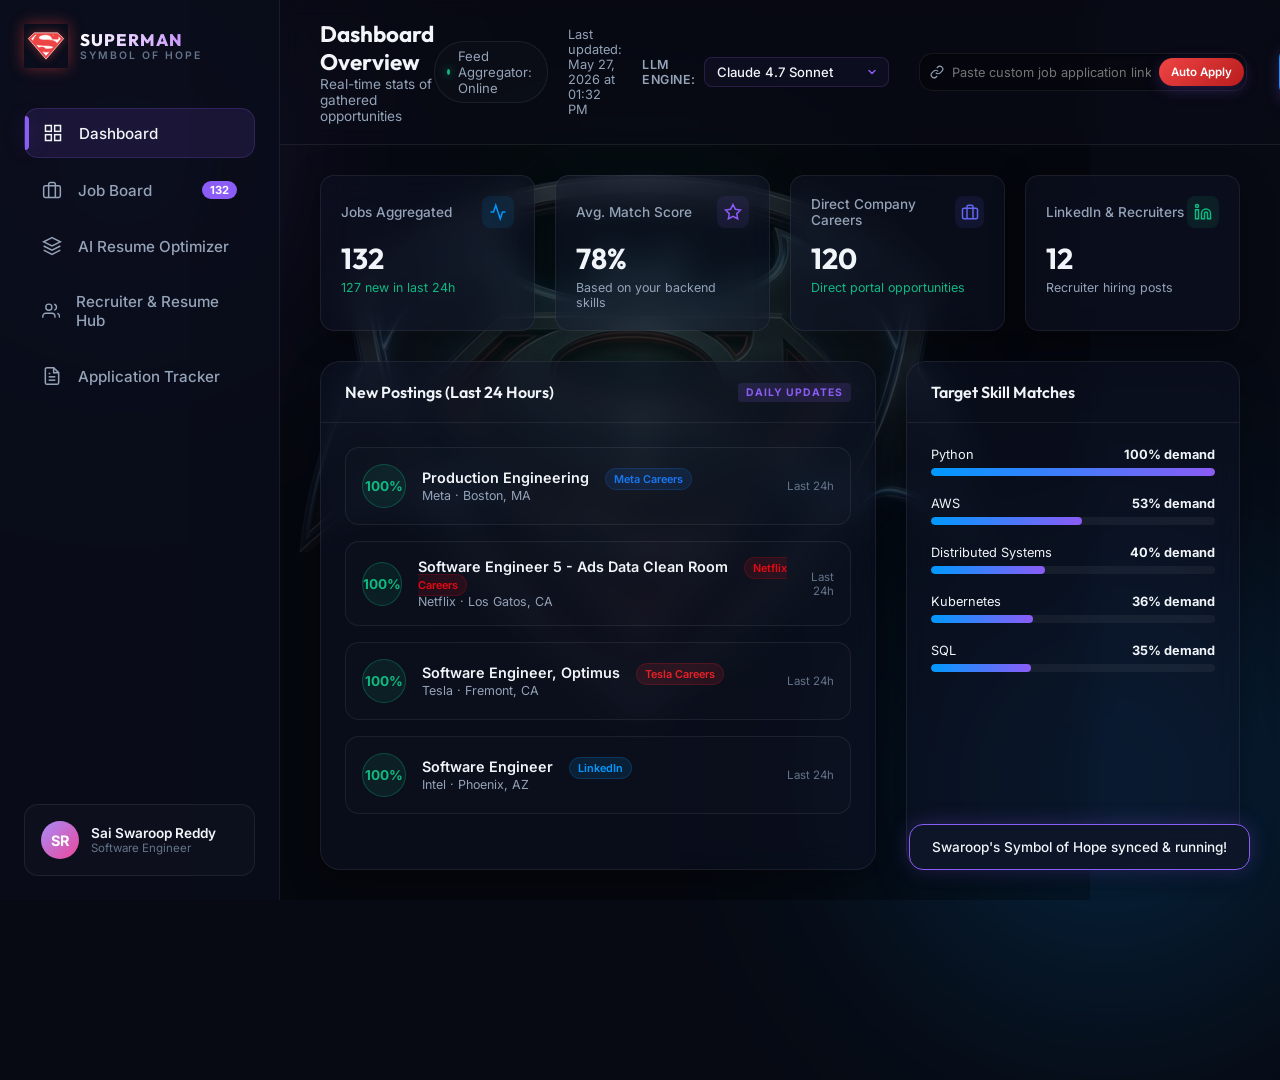
<file: index.html>
<!DOCTYPE html>
<html lang="en">
<head>
    <meta charset="UTF-8">
    <meta name="viewport" content="width=device-width, initial-scale=1.0">
    <title>Sai Swaroop Reddy - Superman: Symbol of Hope & Job Aggregator</title>
    <!-- Google Fonts -->
    <link rel="preconnect" href="https://fonts.googleapis.com">
    <link rel="preconnect" href="https://fonts.gstatic.com" crossorigin>
    <link href="https://fonts.googleapis.com/css2?family=Inter:wght@300;400;500;600;700&family=Outfit:wght@400;500;600;700;800&display=swap" rel="stylesheet">
    <!-- CSS Stylesheet -->
    <link rel="stylesheet" href="styles.css">
</head>
<body>
    <!-- Background Animated Blobs -->
    <div class="bg-glow blob-1"></div>
    <div class="bg-glow blob-2"></div>
    <div class="bg-glow blob-3"></div>
    
    <!-- Batman vs. Superman Watermark -->
    <div class="bg-watermark"></div>

    <div class="app-container">
        <!-- Sidebar Navigation -->
        <aside class="sidebar">
            <div class="brand">
                <div class="logo-icon">
                    <svg viewBox="0 0 720 540" fill="none">
                        <polygon id="red_shield" fill="#ef4444" stroke="#ffffff" stroke-width="12" points="360.001,519.846 25,129.4 138.287,20.154 581.744,20.154 695,129.4 "/>
                        <path id="bottom_inside" fill="#ffffff" stroke="#ef4444" stroke-width="12" d="M195.46,275.056l-29.119-34.433 c152.031,27.751,287.421,14.182,325.163,39.96c7.986,6.224,6.225,15.483,0.244,23.896c-21.104,25.564-75.211,22.377-139.187,21.343 c-23.047-39.653-97.193-46.333-128.742-17.276l-28.359-33.519V275.056z"/>
                        <path id="top_x0020_left" fill="#ffffff" stroke="#ef4444" stroke-width="12" d="M114.359,93.997l40.201-39.076h38.926 c-39.715,31.789-67.589,75.635-79.794,123.486l-38.896-45.97l39.535-38.44H114.359z"/>
                        <path id="bottom" fill="#ffffff" stroke="#ef4444" stroke-width="12" d="M280.357,371.702l79.644,92.729l76.272-88.783 C397.56,384.727,354.534,389.22,280.357,371.702z"/>
                        <path id="top_right" fill="#ffffff" stroke="#ef4444" stroke-width="12" d="M477.08,54.891h33.736 c0.727,12.327-5.225,20.252-8.926,24.169C494.055,67.946,481.635,57.502,477.08,54.891z"/>
                        <path id="top_inside" fill="#ffffff" stroke="#ef4444" stroke-width="12" d="M569.873,222.526l75.299-90.089L590.58,78.421 v60.788H477.813c-2.584-58.784-62.127-84.046-131.415-83.258c-63.672,0.73-116.808,16.763-121.787,52.196 c-4.858,20.009,17.186,53.743,150.632,47.002C481.453,152.813,546.553,176.131,569.873,222.526z"/>
                    </svg>
                </div>
                <div class="brand-text">
                    <h1>SUPERMAN</h1>
                    <span>SYMBOL OF HOPE</span>
                </div>
            </div>

            <nav class="nav-menu">
                <button class="nav-item active" data-tab="dashboard" id="nav-dashboard">
                    <svg viewBox="0 0 24 24" fill="none" stroke="currentColor" stroke-width="2">
                        <rect x="3" y="3" width="7" height="7"></rect>
                        <rect x="14" y="3" width="7" height="7"></rect>
                        <rect x="14" y="14" width="7" height="7"></rect>
                        <rect x="3" y="14" width="7" height="7"></rect>
                    </svg>
                    <span>Dashboard</span>
                </button>
                <button class="nav-item" data-tab="jobs" id="nav-jobs">
                    <svg viewBox="0 0 24 24" fill="none" stroke="currentColor" stroke-width="2">
                        <rect x="2" y="7" width="20" height="14" rx="2" ry="2"></rect>
                        <path d="M16 21V5a2 2 0 0 0-2-2h-4a2 2 0 0 0-2 2v16"></path>
                    </svg>
                    <span>Job Board</span>
                    <span class="badge" id="job-count-badge">0</span>
                </button>
                <button class="nav-item" data-tab="claude" id="nav-claude">
                    <svg viewBox="0 0 24 24" fill="none" stroke="currentColor" stroke-width="2">
                        <polygon points="12 2 2 7 12 12 22 7 12 2"></polygon>
                        <polyline points="2 17 12 22 22 17"></polyline>
                        <polyline points="2 12 12 17 22 12"></polyline>
                    </svg>
                    <span>AI Resume Optimizer</span>
                </button>
                <button class="nav-item" data-tab="recruiter-hub" id="nav-recruiter-hub">
                    <svg viewBox="0 0 24 24" fill="none" stroke="currentColor" stroke-width="2">
                        <path d="M17 21v-2a4 4 0 0 0-4-4H5a4 4 0 0 0-4 4v2"></path>
                        <circle cx="9" cy="7" r="4"></circle>
                        <path d="M23 21v-2a4 4 0 0 0-3-3.87"></path>
                        <path d="M16 3.13a4 4 0 0 1 0 7.75"></path>
                    </svg>
                    <span>Recruiter & Resume Hub</span>
                </button>
                <button class="nav-item" data-tab="tracker" id="nav-tracker">
                    <svg viewBox="0 0 24 24" fill="none" stroke="currentColor" stroke-width="2">
                        <path d="M14 2H6a2 2 0 0 0-2 2v16a2 2 0 0 0 2 2h12a2 2 0 0 0 2-2V8z"></path>
                        <polyline points="14 2 14 8 20 8"></polyline>
                        <line x1="16" y1="13" x2="8" y2="13"></line>
                        <line x1="16" y1="17" x2="8" y2="17"></line>
                        <polyline points="10 9 9 9 8 9"></polyline>
                    </svg>
                    <span>Application Tracker</span>
                </button>

            </nav>

            <!-- User Context Profile Summary -->
            <div class="user-profile-widget">
                <div class="user-avatar">SR</div>
                <div class="user-info">
                    <h4>Sai Swaroop Reddy</h4>
                    <p>Software Engineer</p>
                </div>
            </div>
        </aside>

        <!-- Main Body -->
        <main class="main-content">
            <!-- Top Utility Bar -->
            <header class="top-bar">
                <div class="page-title">
                    <h2 id="current-tab-title">Dashboard Overview</h2>
                    <p id="current-tab-subtitle">Real-time stats of gathered opportunities</p>
                </div>
                <div class="system-meta">
                    <div class="status-indicator">
                        <span class="pulse-dot green"></span>
                        <span>Feed Aggregator: Online</span>
                    </div>
                    <span id="lbl-last-updated" style="font-size: 0.8rem; color: var(--text-secondary);">Last updated: Loading...</span>
                    <div class="llm-selector-wrapper">
                        <label for="select-llm" class="llm-selector-label">LLM Engine:</label>
                        <select id="select-llm" class="llm-select">
                            <option value="claude">Claude 4.7 Sonnet</option>
                            <option value="opus">Claude 4.7 Opus</option>
                            <option value="gemini">Gemini 3.5 Flash</option>
                            <option value="gemini35">Gemini 3.5 Pro</option>
                            <option value="gpt4o">GPT-5.5 Instant</option>
                            <option value="gpt5">GPT-5.5 Pro</option>
                            <option value="deepseek">DeepSeek-V4-Pro</option>
                            <option value="llama">Llama 4 Maverick</option>
                            <option value="gemma">Gemma 4 (Google OS)</option>
                        </select>
                    </div>
                    
                    <div class="auto-apply-link-wrapper" style="display: flex; align-items: center; gap: 8px; margin-right: 12px; background: rgba(0,0,0,0.25); border: 1px solid var(--border-color); border-radius: var(--border-radius-md); padding: 4px 10px; box-shadow: inset 0 1px 3px rgba(0,0,0,0.4); height: 38px;">
                        <svg viewBox="0 0 24 24" fill="none" stroke="currentColor" stroke-width="2" style="width: 14px; height: 14px; color: var(--text-secondary); flex-shrink: 0;">
                            <path d="M10 13a5 5 0 0 0 7.54.54l3-3a5 5 0 0 0-7.07-7.07l-1.72 1.71"></path>
                            <path d="M14 11a5 5 0 0 0-7.54-.54l-3 3a5 5 0 0 0 7.07 7.07l1.71-1.71"></path>
                        </svg>
                        <input type="text" id="input-auto-apply-link" placeholder="Paste custom job application link..." style="background: transparent; border: none; outline: none; color: var(--text-primary); font-size: 0.8rem; width: 220px; font-family: var(--font-body);">
                        <button class="btn btn-primary" id="btn-auto-apply-link" style="padding: 4px 12px; font-size: 0.72rem; font-weight: 600; height: 28px; line-height: 20px; flex-shrink: 0; background: linear-gradient(135deg, #ef4444, #b91c1c); border-color: #ef4444;">
                            <span>Auto Apply</span>
                        </button>
                    </div>

                    <button class="btn btn-primary" id="btn-sync-jobs">
                        <svg viewBox="0 0 24 24" fill="none" stroke="currentColor" stroke-width="2" class="icon">
                            <path d="M21.5 2v6h-6M21.34 15.57a10 10 0 1 1-.57-8.38l5.67-5.67"></path>
                        </svg>
                        <span>Sync Feeds</span>
                    </button>
                    <button class="btn btn-outline" id="btn-export-pdf" style="margin-left: 8px;">
                        <svg viewBox="0 0 24 24" fill="none" stroke="currentColor" stroke-width="2" class="icon" style="color: #ef4444; width: 14px; height: 14px; margin-right: 6px;">
                            <path d="M14 2H6a2 2 0 0 0-2 2v16a2 2 0 0 0 2 2h12a2 2 0 0 0 2-2V8z"></path>
                            <polyline points="14 2 14 8 20 8"></polyline>
                            <line x1="16" y1="13" x2="8" y2="13"></line>
                            <line x1="16" y1="17" x2="8" y2="17"></line>
                            <polyline points="10 9 9 9 8 9"></polyline>
                        </svg>
                        <span>Export PDF</span>
                    </button>
                </div>
            </header>

            <!-- TAB CONTENT PANELS -->

            <!-- Tab 1: Dashboard -->
            <section class="tab-panel active" id="panel-dashboard">
                <!-- Metrics Grid -->
                <div class="metrics-grid">
                    <div class="metric-card glass">
                        <div class="metric-header">
                            <span>Jobs Aggregated</span>
                            <div class="metric-icon blue">
                                <svg viewBox="0 0 24 24" fill="none" stroke="currentColor" stroke-width="2">
                                    <path d="M22 12h-4l-3 9L9 3l-3 9H2"></path>
                                </svg>
                            </div>
                        </div>
                        <div class="metric-body">
                            <h3 id="stat-total-jobs">0</h3>
                            <p class="trend positive">
                                <span class="trend-val" id="stat-recent-jobs">0</span> new in last 24h
                            </p>
                        </div>
                    </div>

                    <div class="metric-card glass">
                        <div class="metric-header">
                            <span>Avg. Match Score</span>
                            <div class="metric-icon purple">
                                <svg viewBox="0 0 24 24" fill="none" stroke="currentColor" stroke-width="2">
                                    <polygon points="12 2 15.09 8.26 22 9.27 17 14.14 18.18 21.02 12 17.77 5.82 21.02 7 14.14 2 9.27 8.91 8.26 12 2"></polygon>
                                </svg>
                            </div>
                        </div>
                        <div class="metric-body">
                            <h3 id="stat-avg-match">0%</h3>
                            <p class="trend neutral">Based on your backend skills</p>
                        </div>
                    </div>

                    <div class="metric-card glass">
                        <div class="metric-header">
                            <span>Direct Company Careers</span>
                            <div class="metric-icon indigo">
                                <svg viewBox="0 0 24 24" fill="none" stroke="currentColor" stroke-width="2">
                                    <rect x="2" y="7" width="20" height="14" rx="2" ry="2"></rect>
                                    <path d="M16 21V5a2 2 0 0 0-2-2h-4a2 2 0 0 0-2 2v16"></path>
                                </svg>
                            </div>
                        </div>
                        <div class="metric-body">
                            <h3 id="stat-company-careers-count">0</h3>
                            <p class="trend positive">Direct portal opportunities</p>
                        </div>
                    </div>

                    <div class="metric-card glass">
                        <div class="metric-header">
                            <span>LinkedIn & Recruiters</span>
                            <div class="metric-icon emerald">
                                <svg viewBox="0 0 24 24" fill="none" stroke="currentColor" stroke-width="2">
                                    <path d="M16 8a6 6 0 0 1 6 6v7h-4v-7a2 2 0 0 0-2-2 2 2 0 0 0-2 2v7h-4v-7a6 6 0 0 1 6-6z"></path>
                                    <rect x="2" y="9" width="4" height="12"></rect>
                                    <circle cx="4" cy="4" r="2"></circle>
                                </svg>
                            </div>
                        </div>
                        <div class="metric-body">
                            <h3 id="stat-linkedin-recruiter-count">0</h3>
                            <p class="trend neutral">Recruiter hiring posts</p>
                        </div>
                    </div>
                </div>

                <!-- Dashboard Charts & Highlight Grid -->
                <div class="dashboard-grid">
                    <!-- Left: Latest Job Postings last 24h -->
                    <div class="dashboard-card main-chart glass">
                        <div class="card-header">
                            <h4>New Postings (Last 24 Hours)</h4>
                            <span class="meta-label">DAILY UPDATES</span>
                        </div>
                        <div class="card-body">
                            <div class="recent-jobs-feed" id="dashboard-recent-jobs-list">
                                <!-- Dynamic dynamic jobs -->
                            </div>
                        </div>
                    </div>

                    <!-- Right: Skill Frequency Chart / Matching Stats -->
                    <div class="dashboard-card side-stats glass">
                        <div class="card-header">
                            <h4>Target Skill Matches</h4>
                        </div>
                        <div class="card-body">
                            <div class="skill-demand-chart" id="dashboard-skill-metrics">
                                <!-- Dynamic SVG charts or progress bars -->
                            </div>
                        </div>
                    </div>
                </div>
            </section>

            <!-- Tab 2: Job Board -->
            <section class="tab-panel" id="panel-jobs">
                <div class="job-board-container">
                    <!-- Left: Filter & Search Panel -->
                    <div class="job-filters-pane glass">
                        <div class="search-box">
                            <label for="input-search">Search Roles or Keywords</label>
                            <div class="input-wrapper">
                                <svg viewBox="0 0 24 24" fill="none" stroke="currentColor" stroke-width="2" class="search-icon">
                                    <circle cx="11" cy="11" r="8"></circle>
                                    <line x1="21" y1="21" x2="16.65" y2="16.65"></line>
                                </svg>
                                <input type="text" id="input-search" placeholder="Python, AWS, FastAPI...">
                            </div>
                        </div>

                        <div class="filter-group">
                            <label>Careers Portals</label>
                            <div class="checkbox-list">
                                <label class="checkbox-item">
                                    <input type="checkbox" id="filter-src-linkedin" checked>
                                    <span>LinkedIn / Recruiters</span>
                                </label>
                                <label class="checkbox-item">
                                    <input type="checkbox" id="filter-src-google" checked>
                                    <span>Google Careers</span>
                                </label>
                                <label class="checkbox-item">
                                    <input type="checkbox" id="filter-src-meta" checked>
                                    <span>Meta Careers</span>
                                </label>
                                <label class="checkbox-item">
                                    <input type="checkbox" id="filter-src-netflix" checked>
                                    <span>Netflix Careers</span>
                                </label>
                                <label class="checkbox-item">
                                    <input type="checkbox" id="filter-src-amazon" checked>
                                    <span>Amazon Careers</span>
                                </label>
                                <label class="checkbox-item">
                                    <input type="checkbox" id="filter-src-nvidia" checked>
                                    <span>Nvidia Careers</span>
                                </label>
                                <label class="checkbox-item">
                                    <input type="checkbox" id="filter-src-salesforce" checked>
                                    <span>Salesforce Careers</span>
                                </label>
                                <label class="checkbox-item">
                                    <input type="checkbox" id="filter-src-snowflake" checked>
                                    <span>Snowflake Careers</span>
                                </label>
                                <label class="checkbox-item">
                                    <input type="checkbox" id="filter-src-nike" checked>
                                    <span>Nike Careers</span>
                                </label>
                                <label class="checkbox-item">
                                    <input type="checkbox" id="filter-src-goldmansachs" checked>
                                    <span>Goldman Sachs Careers</span>
                                </label>
                                <label class="checkbox-item">
                                    <input type="checkbox" id="filter-src-other" checked>
                                    <span>Other Company Careers</span>
                                </label>
                            </div>
                        </div>

                        <div class="filter-group">
                            <label>Target Requirements</label>
                            <div class="checkbox-list">
                                <label class="checkbox-item">
                                    <input type="checkbox" id="filter-loc-usa" checked>
                                    <span>USA / US Remote Only</span>
                                </label>
                                <label class="checkbox-item">
                                    <input type="checkbox" id="filter-sponsor-only">
                                    <span>Sponsorship Only (Yes/Likely)</span>
                                </label>
                            </div>
                        </div>

                        <div class="filter-group">
                            <label>Time Recency</label>
                            <div class="radio-list">
                                <label class="radio-item">
                                    <input type="radio" name="filter-recency" value="24h" checked>
                                    <span>Last 24 Hours</span>
                                </label>
                                <label class="radio-item">
                                    <input type="radio" name="filter-recency" value="all">
                                    <span>All Available Jobs</span>
                                </label>
                            </div>
                        </div>

                        <div class="filter-group">
                            <label>Min. Match Score: <span id="match-score-label">60%</span></label>
                            <input type="range" id="filter-match-score" min="30" max="100" value="60" class="range-slider">
                        </div>

                        <div class="filter-footer">
                            <button class="btn btn-outline w-100" id="btn-reset-filters">Clear All Filters</button>
                        </div>
                    </div>

                    <!-- Center: Job Postings Scrollable List -->
                    <div class="job-list-pane">
                        <div class="list-header">
                            <span id="filtered-jobs-count">0 Jobs Found</span>
                            <div class="sort-selector">
                                <label for="select-sort">Sort by:</label>
                                <select id="select-sort">
                                    <option value="match">Match Score (High)</option>
                                    <option value="date">Date Posted (Newest)</option>
                                </select>
                            </div>
                        </div>
                        <div class="job-list-scroll" id="job-listings-container">
                            <!-- Dynamically loaded jobs -->
                        </div>
                    </div>

                    <!-- Right: Deep-dive Job Detail View -->
                    <div class="job-detail-pane glass" id="job-detail-container">
                        <!-- Loaded dynamically or shows initial message -->
                        <div class="empty-detail-state">
                            <svg viewBox="0 0 24 24" fill="none" stroke="currentColor" stroke-width="1.5">
                                <rect x="2" y="7" width="20" height="14" rx="2" ry="2"></rect>
                                <path d="M16 21V5a2 2 0 0 0-2-2h-4a2 2 0 0 0-2 2v16"></path>
                            </svg>
                            <h3>Select a Job Posting</h3>
                            <p>Choose an opportunity from the list to view comprehensive compatibility metrics, missing skills analysis, and AI application tools.</p>
                        </div>
                    </div>
                </div>
            </section>

            <!-- Tab 4: Claude Resume Optimizer -->
            <section class="tab-panel" id="panel-claude">
                <div class="claude-layout">
                    <!-- Left Panel: Live Resume Draft -->
                    <div class="resume-draft-pane glass">
                        <div class="pane-title-row">
                            <h4>Primary Professional Profile</h4>
                            <span class="badge badge-success">Loaded</span>
                        </div>
                        <div class="resume-editor-box">
                            <div class="resume-field">
                                <label>Name & Headline</label>
                                <div class="mock-input">
                                    <strong>Sai Swaroop Reddy</strong><br>
                                    Software Engineer @ HSBC | Backend & Cloud | Python · FastAPI · Kubernetes · AWS
                                </div>
                            </div>
                            <div class="resume-field">
                                <label>Target Career Summary</label>
                                <div class="mock-input text-scroll">
                                    I build backend systems that stay fast and reliable under serious load. At HSBC, I score 1M+ daily transactions in real time with FastAPI, AWS EKS, and Kafka.
                                </div>
                            </div>
                            <div class="resume-field">
                                <label>Work History</label>
                                <div class="work-history-list">
                                    <div class="history-item">
                                        <h5>Software Engineer &middot; HSBC</h5>
                                        <p class="dates">Aug 2024 - Present</p>
                                    </div>
                                    <div class="history-item">
                                        <h5>Research Assistant &middot; SIUC</h5>
                                        <p class="dates">May 2023 - Jul 2024</p>
                                    </div>
                                    <div class="history-item">
                                        <h5>Software Engineer &middot; ValueMomentum</h5>
                                        <p class="dates">Dec 2020 - Dec 2022</p>
                                    </div>
                                </div>
                            </div>
                            <div class="resume-field">
                                <label>Core Competencies</label>
                                <div class="skills-chips-wrapper">
                                    <span class="chip">Python</span>
                                    <span class="chip">FastAPI</span>
                                    <span class="chip">AWS EKS</span>
                                    <span class="chip">Kubernetes</span>
                                    <span class="chip">Terraform</span>
                                    <span class="chip">AWS CDK</span>
                                    <span class="chip">Kafka</span>
                                    <span class="chip">Docker</span>
                                    <span class="chip">GitHub Actions</span>
                                    <span class="chip">Splunk</span>
                                    <span class="chip">Grafana</span>
                                </div>
                            </div>
                        </div>
                    </div>

                    <!-- Center Panel: Claude Optimizer Engine -->
                    <div class="claude-optimizer-pane glass">
                        <div class="optimizer-header">
                            <div class="avatar claude-color">C</div>
                            <div>
                                <h4>Claude Match Optimizer</h4>
                                <p class="sub">Tailoring assistance, cover letter drafting, and profile mapping.</p>
                            </div>
                        </div>
                        <div class="optimizer-body" id="claude-optimizer-container">
                            <div class="claude-instructions">
                                <svg viewBox="0 0 24 24" fill="none" stroke="currentColor" stroke-width="1.5" class="claude-huge-icon">
                                    <path d="M14.7 6.3a1 1 0 0 0 0 1.4l1.6 1.6a1 1 0 0 0 1.4 0l3.77-3.77a6 6 0 0 1-7.94 7.94l-6.91 6.91a2.12 2.12 0 0 1-3-3l6.91-6.91a6 6 0 0 1 7.94-7.94l-3.76 3.76z"></path>
                                </svg>
                                <h3>Select a job posting first</h3>
                                <p>To activate Claude's tailored optimization, go to the <strong>Job Board</strong>, select any job, and click the <strong>AI Optimize</strong> button. Claude will generate: </p>
                                <ul class="list-bullet">
                                    <li>A custom cover letter tailored to the job's requirements and your skills.</li>
                                    <li>Bullet points to inject into your resume to highlight matching achievements.</li>
                                    <li>Interview prep topics based on the company's stack.</li>
                                </ul>
                                <button class="btn btn-primary" onclick="document.getElementById('nav-jobs').click()">Go to Job Board</button>
                                
                                <div class="or-divider" style="margin: 20px 0; display: flex; align-items: center; justify-content: center; width: 100%; color: var(--text-muted); font-size: 0.75rem; font-weight: 700; letter-spacing: 1px;">
                                    <span style="height: 1px; flex-grow: 1; background: rgba(255,255,255,0.08); margin-right: 12px;"></span>
                                    <span>OR ANALYZE CUSTOM JOB</span>
                                    <span style="height: 1px; flex-grow: 1; background: rgba(255,255,255,0.08); margin-left: 12px;"></span>
                                </div>
                                <div class="custom-job-form" style="width: 100%; text-align: left; display: flex; flex-direction: column; gap: 12px; background: rgba(255, 255, 255, 0.02); border: 1px solid var(--border-color); border-radius: var(--border-radius-md); padding: 16px; box-shadow: 0 4px 20px rgba(0, 0, 0, 0.2);">
                                    <div style="display: flex; gap: 12px;">
                                        <div style="flex: 1;">
                                            <label for="custom-company" style="display: block; font-size: 0.7rem; font-weight: 700; color: var(--text-muted); text-transform: uppercase; margin-bottom: 6px; letter-spacing: 0.5px;">Company Name</label>
                                            <input type="text" id="custom-company" placeholder="e.g. Google" style="width: 100%; background: rgba(0, 0, 0, 0.25); border: 1px solid var(--border-color); border-radius: var(--border-radius-md); padding: 8px 12px; color: var(--text-primary); outline: none; font-size: 0.8rem; font-family: var(--font-body); transition: border-color 0.2s;">
                                        </div>
                                        <div style="flex: 1;">
                                            <label for="custom-title" style="display: block; font-size: 0.7rem; font-weight: 700; color: var(--text-muted); text-transform: uppercase; margin-bottom: 6px; letter-spacing: 0.5px;">Job Title</label>
                                            <input type="text" id="custom-title" placeholder="e.g. Software Engineer" style="width: 100%; background: rgba(0, 0, 0, 0.25); border: 1px solid var(--border-color); border-radius: var(--border-radius-md); padding: 8px 12px; color: var(--text-primary); outline: none; font-size: 0.8rem; font-family: var(--font-body); transition: border-color 0.2s;">
                                        </div>
                                    </div>
                                    <div>
                                        <label for="custom-description" style="display: block; font-size: 0.7rem; font-weight: 700; color: var(--text-muted); text-transform: uppercase; margin-bottom: 6px; letter-spacing: 0.5px;">Job Description</label>
                                        <textarea id="custom-description" rows="6" placeholder="Paste the job description from Google search / Job board here..." style="width: 100%; background: rgba(0, 0, 0, 0.25); border: 1px solid var(--border-color); border-radius: var(--border-radius-md); padding: 10px 12px; color: var(--text-primary); outline: none; font-size: 0.8rem; font-family: var(--font-body); resize: vertical; min-height: 100px; line-height: 1.4; transition: border-color 0.2s;"></textarea>
                                    </div>
                                    <button class="btn btn-primary" id="btn-optimize-custom" style="width: 100%; justify-content: center; padding: 10px; font-weight: 600; font-size: 0.82rem;">
                                        <svg viewBox="0 0 24 24" fill="none" stroke="currentColor" stroke-width="2" class="icon" style="width: 14px; height: 14px; margin-right: 6px;">
                                            <path d="M14.7 6.3a1 1 0 0 0 0 1.4l1.6 1.6a1 1 0 0 0 1.4 0l3.77-3.77a6 6 0 0 1-7.94 7.94l-6.91 6.91a2.12 2.12 0 0 1-3-3l6.91-6.91a6 6 0 0 1 7.94-7.94l-3.76 3.76z"></path>
                                        </svg>
                                        <span>Optimize Pasted Job Details</span>
                                    </button>
                                </div>
                            </div>
                        </div>
                    </div>

                    <!-- Right Panel: Auto-Optimized Resume Manager -->
                    <div class="resume-optimizer-pane glass">
                        <div class="optimizer-header">
                            <div class="avatar resume-color">R</div>
                            <div>
                                <h4>ATS Resume Optimizer</h4>
                                <p class="sub">Generate 100% matching resumes without editing manually.</p>
                            </div>
                        </div>
                        <div class="optimizer-body" style="display: flex; flex-direction: column; gap: 15px; height: 100%;">
                            <div class="resume-optimizer-inputs">
                                <div class="resume-field">
                                    <label for="select-base-resume">1. Select Base Resume Template</label>
                                    <select id="select-base-resume" class="form-select">
                                        <!-- Dynamically loaded docx resumes -->
                                    </select>
                                </div>
                                <div class="resume-field" style="margin-top: 12px;">
                                    <label>2. Missing Match Keywords</label>
                                    <div class="skills-chips-wrapper" id="opt-missing-skills-container" style="min-height: 50px; max-height: 100px; overflow-y: auto; padding: 10px; border: 1px solid var(--border-color); border-radius: var(--border-radius-md); background: rgba(0,0,0,0.15); display: flex; flex-wrap: wrap; gap: 6px; align-content: flex-start;">
                                        <span style="color: var(--text-muted); font-size: 0.78rem;">Select a job to see missing skills.</span>
                                    </div>
                                </div>
                                <button class="btn btn-primary w-100" id="btn-generate-optimized-resume" style="margin-top: 15px;" disabled>
                                    <svg viewBox="0 0 24 24" fill="none" stroke="currentColor" stroke-width="2" class="icon" style="width: 14px; height: 14px; margin-right: 6px;">
                                        <path d="M14 2H6a2 2 0 0 0-2 2v16a2 2 0 0 0 2 2h12a2 2 0 0 0 2-2V8z"></path>
                                        <polyline points="14 2 14 8 20 8"></polyline>
                                        <line x1="16" y1="13" x2="8" y2="13"></line>
                                        <line x1="16" y1="17" x2="8" y2="17"></line>
                                        <polyline points="10 9 9 9 8 9"></polyline>
                                    </svg>
                                    <span>Generate 100% Match Resume</span>
                                </button>
                            </div>

                            <div class="resume-history-section" style="flex-grow: 1; display: flex; flex-direction: column; overflow: hidden; margin-top: 10px; border-top: 1px solid var(--border-color); padding-top: 15px;">
                                <h5 style="font-size: 0.72rem; font-weight: 700; color: var(--text-muted); text-transform: uppercase; margin-bottom: 10px; letter-spacing: 0.5px;">Generated Optimized Resumes</h5>
                                <div class="resume-history-list" id="optimized-resumes-list" style="display: flex; flex-direction: column; gap: 10px; flex-grow: 1; overflow-y: auto; padding-right: 4px;">
                                    <div style="text-align: center; color: var(--text-muted); font-size: 0.8rem; padding: 20px 0;">No optimized resumes generated yet.</div>
                                </div>
                            </div>
                        </div>
                    </div>
                </div>
            </section>

            <!-- Tab 5: Recruiter & Resume Hub -->
            <section class="tab-panel" id="panel-recruiter-hub">
                <div class="recruiter-hub-container glass">
                    <div class="hub-header">
                        <div style="display: flex; justify-content: space-between; align-items: center; width: 100%; margin-bottom: 12px;">
                            <h3 style="font-family: 'Outfit', sans-serif; font-weight: 600; color: var(--text-primary); margin: 0; font-size: 1.25rem; background: linear-gradient(135deg, #fff 0%, var(--text-secondary) 100%); -webkit-background-clip: text; -webkit-text-fill-color: transparent;">Recruiter Outreach & Tailored Resume Matrix</h3>
                            <button class="btn btn-outline" id="btn-refresh-hub" style="padding: 6px 12px; font-size: 0.72rem;">
                                <svg viewBox="0 0 24 24" fill="none" stroke="currentColor" stroke-width="2" class="icon" style="width:12px; height:12px; margin-right:4px;">
                                    <path d="M21.5 2v6h-6M21.34 15.57a10 10 0 1 1-.57-8.38l5.67-5.67"></path>
                                </svg>
                                <span>Sync Resume History</span>
                            </button>
                        </div>
                        <p style="font-size: 0.82rem; color: var(--text-secondary); margin-bottom: 18px; line-height: 1.4;">
                            Track outreach contacts and download role-specific, ATS-optimized resumes tailored with matching keywords. Use the **Auto-Optimize** button to automatically generate a 100% matched copy of your resume for any role.
                        </p>
                    </div>
                    <div class="hub-table-wrapper">
                        <table class="hub-table">
                            <thead>
                                <tr>
                                    <th>Target Role & Company</th>
                                    <th>Recruiter Outreach</th>
                                    <th>Tailored ATS Resume</th>
                                </tr>
                            </thead>
                            <tbody id="recruiter-hub-tbody">
                                <!-- Loaded dynamically from JOBS_DATA and optimized resume registry -->
                            </tbody>
                        </table>
                    </div>
                </div>
            </section>

            <!-- Tab 6: Application Tracker -->
            <section class="tab-panel" id="panel-tracker">

                <div class="tracker-board" id="kanban-board">
                    <!-- Wishlist Column -->
                    <div class="kanban-column" data-status="wishlist">
                        <div class="column-header">
                            <h4>Wishlist / Backlog</h4>
                            <span class="count-pill">0</span>
                        </div>
                        <div class="kanban-cards-wrapper" id="kanban-wishlist">
                            <!-- Cards go here -->
                        </div>
                    </div>

                    <!-- Applied Column -->
                    <div class="kanban-column" data-status="applied">
                        <div class="column-header">
                            <h4>Applied</h4>
                            <span class="count-pill">0</span>
                        </div>
                        <div class="kanban-cards-wrapper" id="kanban-applied">
                            <!-- Cards go here -->
                        </div>
                    </div>

                    <!-- Interviewing Column -->
                    <div class="kanban-column" data-status="interview">
                        <div class="column-header">
                            <h4>Interviewing</h4>
                            <span class="count-pill">0</span>
                        </div>
                        <div class="kanban-cards-wrapper" id="kanban-interview">
                            <!-- Cards go here -->
                        </div>
                    </div>

                    <!-- Offers Column -->
                    <div class="kanban-column" data-status="offer">
                        <div class="column-header">
                            <h4>Offered</h4>
                            <span class="count-pill">0</span>
                        </div>
                        <div class="kanban-cards-wrapper" id="kanban-offer">
                            <!-- Cards go here -->
                        </div>
                    </div>

                    <!-- Rejected Column -->
                    <div class="kanban-column" data-status="rejected">
                        <div class="column-header">
                            <h4>Archived / Rejected</h4>
                            <span class="count-pill">0</span>
                        </div>
                        <div class="kanban-cards-wrapper" id="kanban-rejected">
                            <!-- Cards go here -->
                        </div>
                    </div>
                </div>
            </section>
        </main>
    </div>

    <!-- Playwright Automation Console Modal -->
    <div id="auto-apply-modal" class="modal-overlay" style="display: none;">
        <div class="modal-content glass">
            <div class="modal-header">
                <div class="modal-title-group">
                    <svg viewBox="0 0 720 540" class="mini-logo" fill="none" style="width: 24px; height: 18px; margin-right: 10px;">
                        <polygon fill="#ef4444" stroke="#ffffff" stroke-width="12" points="360.001,519.846 25,129.4 138.287,20.154 581.744,20.154 695,129.4 "/>
                    </svg>
                    <h4>Auto-Apply Portal Automation</h4>
                </div>
                <button class="btn-close-modal" id="btn-close-apply-modal">&times;</button>
            </div>
            
            <div class="modal-body">
                <!-- Status Banner -->
                <div class="status-banner" id="apply-status-banner">
                    <span class="status-badge" id="apply-status-badge">Starting</span>
                    <span class="status-subtitle" id="apply-status-subtitle">Launching Headed Playwright Instance...</span>
                </div>
                
                <!-- Stepper Progress -->
                <div class="stepper-wrapper" id="apply-stepper">
                    <!-- Steps will be rendered dynamically -->
                </div>
                
                <!-- Needs Action Banner -->
                <div id="apply-action-banner" class="action-banner" style="display: none;">
                    <div class="action-icon">⚠️</div>
                    <div class="action-text">
                        <strong>User Action Required:</strong>
                        <span id="apply-action-message">Please solve the CAPTCHA or log in to continue the application process.</span>
                    </div>
                </div>
                
                <!-- Live Console Logs -->
                <div class="console-log-wrapper">
                    <div class="console-log-header">
                        <span>Automation Activity Logs</span>
                        <span class="pulse-dot red" id="console-pulse"></span>
                    </div>
                    <div class="console-log-body" id="apply-logs-container">
                        <!-- Logs scroll dynamically -->
                    </div>
                </div>
            </div>
            
            <div class="modal-footer">
                <button class="btn btn-outline" id="btn-abort-apply">Abort Automation</button>
                <button class="btn btn-primary" id="btn-close-modal-done" style="display: none;">Finish & Close</button>
            </div>
        </div>
    </div>

    <!-- Notification Container -->
    <div id="notification-toast" class="toast">
        <span id="toast-message">Notification details...</span>
    </div>

    <!-- Script imports -->
    <!-- Fallback raw data if script runs offline/without scraper output -->
    <script>
        if (typeof window.JOBS_DATA === 'undefined') {
            console.log("No jobs_data.js file loaded. Using frontend static fallback data.");
            window.JOBS_DATA = [];
        }
    </script>
    <script src="jobs_data.js" onerror="console.log('No local jobs_data.js found, relying on app.js static default fallback');"></script>
    <script src="copilot.js"></script>
    <script src="app.js"></script>
</body>
</html>
</file>
<file: styles.css>
/* ==========================================================================
   Sai Swaroop Reddy - CSS Stylesheet
   Design System: Deep Space Dark Mode / Glassmorphism / Cyber Glow Accents
   ========================================================================== */

:root {
    /* Color Palette */
    --bg-darker: #070a13;
    --bg-dark: #0f1322;
    --bg-card: rgba(16, 22, 40, 0.45);
    --bg-card-hover: rgba(26, 34, 60, 0.65);
    
    --border-color: rgba(255, 255, 255, 0.07);
    --border-color-focus: rgba(124, 58, 237, 0.4);
    
    --text-primary: #f1f5f9;
    --text-secondary: #94a3b8;
    --text-muted: #64748b;
    
    /* Brand Accent Colors */
    --accent-blue: #0099ff;
    --accent-blue-rgb: 0, 153, 255;
    
    --accent-purple: #8b5cf6;
    --accent-purple-rgb: 139, 92, 246;
    
    --accent-emerald: #10b981;
    --accent-emerald-rgb: 16, 185, 129;
    
    --accent-amber: #f59e0b;
    --accent-amber-rgb: 245, 158, 11;

    --accent-rose: #f43f5e;
    --accent-rose-rgb: 244, 63, 94;

    /* Spacing & Borders */
    --border-radius-sm: 8px;
    --border-radius-md: 14px;
    --border-radius-lg: 20px;
    
    /* Typography */
    --font-heading: 'Outfit', 'Inter', sans-serif;
    --font-body: 'Inter', sans-serif;
    
    /* Shadow and Glows */
    --glass-shadow: 0 8px 32px 0 rgba(0, 0, 0, 0.35);
    --blue-glow: 0 0 20px rgba(var(--accent-blue-rgb), 0.25);
    --purple-glow: 0 0 20px rgba(var(--accent-purple-rgb), 0.25);
}

/* ==========================================================================
   Base resets & layouts
   ========================================================================== */
* {
    margin: 0;
    padding: 0;
    box-sizing: border-box;
}

body {
    background-color: var(--bg-darker);
    color: var(--text-primary);
    font-family: var(--font-body);
    overflow: hidden;
    height: 100vh;
    width: 100vw;
    position: relative;
}

/* Scrollbars styling */
::-webkit-scrollbar {
    width: 6px;
    height: 6px;
}
::-webkit-scrollbar-track {
    background: transparent;
}
::-webkit-scrollbar-thumb {
    background: rgba(255, 255, 255, 0.1);
    border-radius: 10px;
}
::-webkit-scrollbar-thumb:hover {
    background: rgba(255, 255, 255, 0.25);
}

/* ==========================================================================
   Background Glowing Blobs
   ========================================================================== */
.bg-glow {
    position: absolute;
    border-radius: 50%;
    filter: blur(120px);
    z-index: -1;
    opacity: 0.3;
    pointer-events: none;
    transition: all 1s ease-in-out;
}
.blob-1 {
    width: 500px;
    height: 500px;
    background: radial-gradient(circle, var(--accent-purple) 0%, transparent 70%);
    top: -10%;
    left: -10%;
}
.blob-2 {
    width: 600px;
    height: 600px;
    background: radial-gradient(circle, var(--accent-blue) 0%, transparent 70%);
    bottom: -20%;
    right: -10%;
}
.blob-3 {
    width: 400px;
    height: 400px;
    background: radial-gradient(circle, var(--accent-emerald) 0%, transparent 70%);
    top: 40%;
    left: 50%;
    transform: translate(-50%, -50%);
}

/* Batman vs. Superman Watermark styling */
.bg-watermark {
    position: fixed;
    top: 0;
    left: 0;
    width: 100vw;
    height: 100vh;
    background: url('batman_vs_superman_logo.png') no-repeat center center;
    background-size: contain;
    opacity: 0.25; /* Exactly 75% transparency */
    pointer-events: none;
    z-index: 0;
}

/* ==========================================================================================
   Glassmorphic Helper Class
   ========================================================================== */
.glass {
    background: var(--bg-card);
    backdrop-filter: blur(16px);
    -webkit-backdrop-filter: blur(16px);
    border: 1px solid var(--border-color);
    box-shadow: var(--glass-shadow);
}

/* ==========================================================================
   App container layout
   ========================================================================== */
.app-container {
    display: grid;
    grid-template-columns: 280px 1fr;
    height: 100vh;
    width: 100vw;
    position: relative;
    z-index: 1;
}

/* ==========================================================================
   Sidebar Navigation
   ========================================================================== */
.sidebar {
    background: rgba(10, 14, 26, 0.85);
    border-right: 1px solid var(--border-color);
    display: flex;
    flex-direction: column;
    padding: 24px;
    height: 100%;
}

.brand {
    display: flex;
    align-items: center;
    gap: 12px;
    margin-bottom: 40px;
}

.logo-icon {
    width: 44px;
    height: 44px;
    background: linear-gradient(135deg, var(--accent-blue), var(--accent-purple));
    border-radius: var(--border-radius-md);
    display: flex;
    align-items: center;
    justify-content: center;
    color: var(--text-primary);
    box-shadow: var(--purple-glow);
}

.logo-icon svg {
    width: 22px;
    height: 22px;
}

.brand .logo-icon {
    background: transparent;
    box-shadow: 0 0 15px rgba(239, 68, 68, 0.45);
    border-radius: 0;
    width: 44px;
    height: 44px;
}

.brand .logo-icon svg {
    width: 38px;
    height: 38px;
    filter: drop-shadow(0 0 4px rgba(239, 68, 68, 0.5));
}

.brand-text h1 {
    font-family: var(--font-heading);
    font-size: 1.05rem;
    font-weight: 800;
    line-height: 1.15;
    letter-spacing: 1px;
    background: linear-gradient(to right, #ffffff, #c084fc);
    -webkit-background-clip: text;
    -webkit-text-fill-color: transparent;
}

.brand-text span {
    font-size: 0.65rem;
    font-weight: 600;
    color: var(--text-muted);
    letter-spacing: 2px;
    display: block;
}

.nav-menu {
    display: flex;
    flex-direction: column;
    gap: 8px;
    flex-grow: 1;
}

.nav-item {
    background: transparent;
    border: none;
    outline: none;
    cursor: pointer;
    display: flex;
    align-items: center;
    gap: 16px;
    padding: 14px 18px;
    border-radius: var(--border-radius-md);
    color: var(--text-secondary);
    font-family: var(--font-body);
    font-size: 0.95rem;
    font-weight: 500;
    text-align: left;
    transition: all 0.3s ease;
    position: relative;
}

.nav-item svg {
    width: 20px;
    height: 20px;
    stroke-width: 1.8px;
    transition: stroke 0.3s ease;
}

.nav-item:hover {
    color: var(--text-primary);
    background: rgba(255, 255, 255, 0.03);
}

.nav-item.active {
    color: var(--text-primary);
    background: rgba(139, 92, 246, 0.12);
    border: 1px solid rgba(139, 92, 246, 0.2);
}

.nav-item.active::before {
    content: '';
    position: absolute;
    left: 0;
    top: 15%;
    height: 70%;
    width: 4px;
    background-color: var(--accent-purple);
    border-radius: 0 4px 4px 0;
    box-shadow: var(--purple-glow);
}

.badge {
    background: var(--accent-purple);
    color: white;
    font-size: 0.7rem;
    padding: 2px 8px;
    border-radius: 10px;
    margin-left: auto;
    font-weight: 700;
}

.user-profile-widget {
    background: rgba(255, 255, 255, 0.02);
    border: 1px solid var(--border-color);
    border-radius: var(--border-radius-md);
    padding: 16px;
    display: flex;
    align-items: center;
    gap: 12px;
    margin-top: 20px;
}

.user-avatar {
    width: 38px;
    height: 38px;
    border-radius: 50%;
    background: linear-gradient(135deg, #a78bfa, #ec4899);
    display: flex;
    align-items: center;
    justify-content: center;
    font-weight: 700;
    font-size: 0.9rem;
    color: white;
}

.user-info h4 {
    font-size: 0.85rem;
    font-weight: 600;
}

.user-info p {
    font-size: 0.72rem;
    color: var(--text-muted);
}

/* ==========================================================================
   Main Content Area
   ========================================================================== */
.main-content {
    display: flex;
    flex-direction: column;
    height: 100vh;
    overflow: hidden;
}

.top-bar {
    display: flex;
    align-items: center;
    justify-content: space-between;
    padding: 20px 40px;
    border-bottom: 1px solid var(--border-color);
    background: rgba(10, 14, 26, 0.4);
    backdrop-filter: blur(10px);
}

.page-title h2 {
    font-family: var(--font-heading);
    font-weight: 700;
    font-size: 1.4rem;
}

.page-title p {
    font-size: 0.85rem;
    color: var(--text-secondary);
}

.system-meta {
    display: flex;
    align-items: center;
    gap: 20px;
}

.status-indicator {
    display: flex;
    align-items: center;
    gap: 8px;
    font-size: 0.82rem;
    color: var(--text-secondary);
    background: rgba(255, 255, 255, 0.02);
    border: 1px solid var(--border-color);
    padding: 6px 12px;
    border-radius: 30px;
}

.pulse-dot {
    width: 8px;
    height: 8px;
    border-radius: 50%;
}

.pulse-dot.green {
    background-color: var(--accent-emerald);
    box-shadow: 0 0 8px var(--accent-emerald);
    animation: pulse 2s infinite;
}

@keyframes pulse {
    0% { transform: scale(0.95); box-shadow: 0 0 0 0 rgba(16, 185, 129, 0.7); }
    70% { transform: scale(1); box-shadow: 0 0 0 6px rgba(16, 185, 129, 0); }
    100% { transform: scale(0.95); box-shadow: 0 0 0 0 rgba(16, 185, 129, 0); }
}

/* Buttons */
.btn {
    display: inline-flex;
    align-items: center;
    justify-content: center;
    gap: 8px;
    padding: 10px 18px;
    border-radius: var(--border-radius-md);
    font-family: var(--font-body);
    font-size: 0.88rem;
    font-weight: 600;
    cursor: pointer;
    transition: all 0.3s ease;
    border: none;
    outline: none;
}

.btn-primary {
    background: linear-gradient(135deg, var(--accent-blue), var(--accent-purple));
    color: white;
    box-shadow: 0 4px 15px rgba(139, 92, 246, 0.25);
}

.btn-primary:hover {
    box-shadow: 0 6px 20px rgba(139, 92, 246, 0.45);
    transform: translateY(-1px);
}

.btn-outline {
    background: transparent;
    color: var(--text-primary);
    border: 1px solid var(--border-color);
}

.btn-outline:hover {
    background: rgba(255, 255, 255, 0.04);
    border-color: var(--text-muted);
}

.btn-success {
    background: var(--accent-emerald);
    color: white;
}

.btn-success:hover {
    background: #0ea5e9;
}

.btn-icon-only {
    padding: 10px;
    border-radius: 50%;
}

.btn svg.icon {
    width: 16px;
    height: 16px;
}

.w-100 {
    width: 100%;
}

/* ==========================================================================
   Tab Panel Structure
   ========================================================================== */
.tab-panel {
    display: none;
    flex-grow: 1;
    padding: 30px 40px;
    overflow-y: auto;
    position: relative;
    height: calc(100vh - 85px);
}

.tab-panel.active {
    display: flex;
    flex-direction: column;
    animation: fadeIn 0.4s ease-out;
}

@keyframes fadeIn {
    from { opacity: 0; transform: translateY(8px); }
    to { opacity: 1; transform: translateY(0); }
}

/* ==========================================================================
   TAB 1: Dashboard Overview Styles
   ========================================================================== */
.metrics-grid {
    display: grid;
    grid-template-columns: repeat(4, 1fr);
    gap: 20px;
    margin-bottom: 30px;
}

.metric-card {
    border-radius: var(--border-radius-md);
    padding: 20px;
}

.metric-header {
    display: flex;
    align-items: center;
    justify-content: space-between;
    margin-bottom: 12px;
}

.metric-header span {
    font-size: 0.85rem;
    color: var(--text-secondary);
    font-weight: 500;
}

.metric-icon {
    width: 32px;
    height: 32px;
    border-radius: 8px;
    display: flex;
    align-items: center;
    justify-content: center;
}

.metric-icon svg {
    width: 18px;
    height: 18px;
}

.metric-icon.blue { background: rgba(0, 153, 255, 0.1); color: var(--accent-blue); }
.metric-icon.purple { background: rgba(139, 92, 246, 0.1); color: var(--accent-purple); }
.metric-icon.indigo { background: rgba(99, 102, 241, 0.1); color: #6366f1; }
.metric-icon.emerald { background: rgba(16, 185, 129, 0.1); color: var(--accent-emerald); }

.metric-body h3 {
    font-family: var(--font-heading);
    font-size: 1.8rem;
    font-weight: 700;
    margin-bottom: 4px;
}

.trend {
    font-size: 0.78rem;
}

.trend.positive { color: var(--accent-emerald); }
.trend.neutral { color: var(--text-secondary); }

.dashboard-grid {
    display: grid;
    grid-template-columns: 2fr 1.2fr;
    gap: 30px;
    flex-grow: 1;
}

.dashboard-card {
    border-radius: var(--border-radius-lg);
    display: flex;
    flex-direction: column;
    overflow: hidden;
}

.card-header {
    display: flex;
    align-items: center;
    justify-content: space-between;
    padding: 20px 24px;
    border-bottom: 1px solid var(--border-color);
}

.card-header h4 {
    font-family: var(--font-heading);
    font-weight: 600;
    font-size: 1rem;
}

.meta-label {
    font-size: 0.65rem;
    font-weight: 700;
    color: var(--accent-purple);
    background: rgba(139, 92, 246, 0.15);
    padding: 3px 8px;
    border-radius: 4px;
    letter-spacing: 1px;
}

.card-body {
    padding: 24px;
    flex-grow: 1;
    overflow-y: auto;
}

/* Recent Jobs Dashboard Feed */
.recent-jobs-feed {
    display: flex;
    flex-direction: column;
    gap: 16px;
}

.dashboard-job-item {
    display: flex;
    align-items: center;
    padding: 16px;
    background: rgba(255, 255, 255, 0.01);
    border: 1px solid var(--border-color);
    border-radius: var(--border-radius-md);
    transition: all 0.3s ease;
    cursor: pointer;
}

.dashboard-job-item:hover {
    background: rgba(255, 255, 255, 0.03);
    border-color: rgba(255, 255, 255, 0.15);
    transform: translateX(4px);
}

.dash-job-score {
    width: 44px;
    height: 44px;
    border-radius: 50%;
    display: flex;
    align-items: center;
    justify-content: center;
    font-weight: 700;
    font-size: 0.85rem;
    margin-right: 16px;
}

.score-high { background: rgba(16, 185, 129, 0.1); border: 1px solid rgba(16, 185, 129, 0.3); color: var(--accent-emerald); }
.score-medium { background: rgba(245, 158, 11, 0.1); border: 1px solid rgba(245, 158, 11, 0.3); color: var(--accent-amber); }
.score-low { background: rgba(244, 63, 94, 0.1); border: 1px solid rgba(244, 63, 94, 0.3); color: var(--accent-rose); }

.dash-job-info {
    flex-grow: 1;
}

.dash-job-info h5 {
    font-size: 0.9rem;
    font-weight: 600;
    margin-bottom: 2px;
}

.dash-job-info p {
    font-size: 0.78rem;
    color: var(--text-secondary);
}

.source-tag {
    font-size: 0.68rem;
    font-weight: 600;
    padding: 3px 8px;
    border-radius: 20px;
    margin-left: 12px;
}

.source-tag.linkedin { background: rgba(0, 153, 255, 0.12); color: var(--accent-blue); border: 1px solid rgba(0, 153, 255, 0.2); }
.source-tag.google { background: rgba(66, 133, 244, 0.12); color: #4285f4; border: 1px solid rgba(66, 133, 244, 0.2); }
.source-tag.meta { background: rgba(24, 119, 242, 0.12); color: #1877f2; border: 1px solid rgba(24, 119, 242, 0.2); }
.source-tag.netflix { background: rgba(229, 9, 20, 0.12); color: #e50914; border: 1px solid rgba(229, 9, 20, 0.2); }
.source-tag.amazon { background: rgba(255, 153, 0, 0.12); color: #ff9900; border: 1px solid rgba(255, 153, 0, 0.2); }
.source-tag.nvidia { background: rgba(118, 185, 0, 0.12); color: #76b900; border: 1px solid rgba(118, 185, 0, 0.2); }
.source-tag.microsoft { background: rgba(0, 164, 239, 0.12); color: #00a4ef; border: 1px solid rgba(0, 164, 239, 0.2); }
.source-tag.apple { background: rgba(163, 170, 174, 0.15); color: #e5e5e5; border: 1px solid rgba(163, 170, 174, 0.2); }
.source-tag.uber { background: rgba(255, 255, 255, 0.08); color: #ffffff; border: 1px solid rgba(255, 255, 255, 0.15); }
.source-tag.stripe { background: rgba(99, 91, 255, 0.12); color: #635bff; border: 1px solid rgba(99, 91, 255, 0.2); }
.source-tag.salesforce { background: rgba(0, 161, 224, 0.12); color: #00a1e0; border: 1px solid rgba(0, 161, 224, 0.2); }
.source-tag.tesla { background: rgba(232, 33, 39, 0.12); color: #e82127; border: 1px solid rgba(232, 33, 39, 0.2); }
.source-tag.snowflake { background: rgba(41, 182, 246, 0.12); color: #29b6f6; border: 1px solid rgba(41, 182, 246, 0.2); }
.source-tag.airbnb { background: rgba(255, 90, 95, 0.12); color: #ff5a5f; border: 1px solid rgba(255, 90, 95, 0.2); }
.source-tag.oracle { background: rgba(248, 0, 0, 0.12); color: #f80000; border: 1px solid rgba(248, 0, 0, 0.2); }
.source-tag.adobe { background: rgba(255, 0, 0, 0.12); color: #ff0000; border: 1px solid rgba(255, 0, 0, 0.2); }
.source-tag.jobright { background: rgba(99, 102, 241, 0.12); color: #818cf8; border: 1px solid rgba(99, 102, 241, 0.2); }
.source-tag.claude { background: rgba(217, 119, 6, 0.12); color: #fbbf24; border: 1px solid rgba(217, 119, 6, 0.2); }

.dash-job-meta {
    text-align: right;
}

.dash-job-meta span {
    font-size: 0.72rem;
    color: var(--text-muted);
    display: block;
}

/* Skills Chart Widget */
.chart-bar-container {
    margin-bottom: 20px;
}

.chart-bar-label {
    display: flex;
    justify-content: space-between;
    font-size: 0.8rem;
    margin-bottom: 6px;
}

.chart-bar-bg {
    height: 8px;
    background: rgba(255, 255, 255, 0.05);
    border-radius: 10px;
    overflow: hidden;
}

.chart-bar-fill {
    height: 100%;
    border-radius: 10px;
    background: linear-gradient(to right, var(--accent-blue), var(--accent-purple));
    transition: width 1s ease-out;
}

/* ==========================================================================
   TAB 2: Job Board Page
   ========================================================================== */
.job-board-container {
    display: grid;
    grid-template-columns: 280px 1.2fr 1.5fr;
    gap: 24px;
    height: calc(100vh - 145px);
    overflow: hidden;
}

/* Filters Pane */
.job-filters-pane {
    border-radius: var(--border-radius-lg);
    padding: 24px;
    display: flex;
    flex-direction: column;
    gap: 20px;
    overflow-y: auto;
}

.search-box label, .filter-group label {
    display: block;
    font-size: 0.78rem;
    font-weight: 600;
    color: var(--text-secondary);
    text-transform: uppercase;
    letter-spacing: 0.5px;
    margin-bottom: 8px;
}

.input-wrapper {
    position: relative;
    width: 100%;
}

.input-wrapper input {
    width: 100%;
    background: rgba(0, 0, 0, 0.2);
    border: 1px solid var(--border-color);
    border-radius: var(--border-radius-md);
    padding: 10px 14px 10px 38px;
    color: var(--text-primary);
    font-family: var(--font-body);
    font-size: 0.88rem;
    outline: none;
    transition: all 0.3s ease;
}

.input-wrapper input:focus {
    border-color: var(--accent-purple);
    box-shadow: 0 0 10px rgba(139, 92, 246, 0.15);
}

.search-icon {
    position: absolute;
    left: 12px;
    top: 50%;
    transform: translateY(-50%);
    width: 16px;
    height: 16px;
    color: var(--text-muted);
}

.checkbox-list, .radio-list {
    display: flex;
    flex-direction: column;
    gap: 8px;
}

.checkbox-item, .radio-item {
    display: flex;
    align-items: center;
    gap: 10px;
    cursor: pointer;
    font-size: 0.85rem;
    color: var(--text-secondary);
    transition: color 0.2s ease;
}

.checkbox-item input, .radio-item input {
    cursor: pointer;
    accent-color: var(--accent-purple);
}

.checkbox-item:hover, .radio-item:hover {
    color: var(--text-primary);
}

.range-slider {
    width: 100%;
    accent-color: var(--accent-purple);
    cursor: pointer;
    background: rgba(255, 255, 255, 0.05);
    height: 5px;
    border-radius: 5px;
}

/* Listings Panel */
.job-list-pane {
    display: flex;
    flex-direction: column;
    overflow: hidden;
}

.list-header {
    display: flex;
    align-items: center;
    justify-content: space-between;
    margin-bottom: 12px;
    font-size: 0.82rem;
    color: var(--text-secondary);
}

.sort-selector {
    display: flex;
    align-items: center;
    gap: 8px;
}

.sort-selector select {
    background: rgba(10, 14, 26, 0.6);
    border: 1px solid var(--border-color);
    color: var(--text-primary);
    border-radius: 4px;
    padding: 3px 6px;
    outline: none;
    font-family: var(--font-body);
}

.job-list-scroll {
    display: flex;
    flex-direction: column;
    gap: 12px;
    overflow-y: auto;
    flex-grow: 1;
    padding-right: 4px;
}

/* Job Cards */
.job-card {
    background: rgba(255, 255, 255, 0.01);
    border: 1px solid var(--border-color);
    border-radius: var(--border-radius-md);
    padding: 16px;
    cursor: pointer;
    transition: all 0.3s ease;
}

.job-card:hover {
    background: rgba(255, 255, 255, 0.02);
    border-color: rgba(255, 255, 255, 0.15);
    transform: translateY(-2px);
}

.job-card.selected {
    background: rgba(139, 92, 246, 0.06);
    border-color: rgba(139, 92, 246, 0.35);
    box-shadow: 0 4px 20px rgba(139, 92, 246, 0.05);
}

.job-card-header {
    display: flex;
    justify-content: space-between;
    align-items: flex-start;
    margin-bottom: 8px;
}

.job-card-title {
    font-size: 0.95rem;
    font-weight: 700;
    color: var(--text-primary);
}

.job-card-company {
    font-size: 0.82rem;
    color: var(--text-secondary);
    margin-bottom: 8px;
}

.job-card-badge-row {
    display: flex;
    flex-wrap: wrap;
    gap: 6px;
    margin-bottom: 12px;
}

.mini-badge {
    font-size: 0.65rem;
    padding: 2px 6px;
    border-radius: 4px;
    font-weight: 500;
}

.mini-badge.location { background: rgba(255, 255, 255, 0.05); color: var(--text-secondary); }
.mini-badge.recency { background: rgba(16, 185, 129, 0.1); color: var(--accent-emerald); }
.mini-badge.usa { background: rgba(0, 153, 255, 0.1); color: var(--accent-blue); border: 1px solid rgba(0, 153, 255, 0.2); }
.mini-badge.sponsor-yes { background: rgba(16, 185, 129, 0.1); color: var(--accent-emerald); border: 1px solid rgba(16, 185, 129, 0.2); }
.mini-badge.sponsor-likely { background: rgba(139, 92, 246, 0.1); color: var(--accent-purple); border: 1px solid rgba(139, 92, 246, 0.2); }
.mini-badge.experience { background: rgba(245, 158, 11, 0.1); color: var(--accent-amber); border: 1px solid rgba(245, 158, 11, 0.2); }
.mini-badge.job-id { background: rgba(239, 68, 68, 0.09); color: #fca5a5; border: 1px solid rgba(239, 68, 68, 0.2); }
.job-id-mono { font-family: monospace; font-size: 0.85rem; color: var(--text-primary); font-weight: 600; }

.job-card-footer {
    display: flex;
    align-items: center;
    justify-content: space-between;
    border-top: 1px solid rgba(255, 255, 255, 0.03);
    padding-top: 10px;
    margin-top: 10px;
}

.match-rating {
    display: flex;
    align-items: center;
    gap: 6px;
    font-size: 0.78rem;
    font-weight: 700;
}

.match-dot {
    width: 6px;
    height: 6px;
    border-radius: 50%;
}

.match-dot.high { background: var(--accent-emerald); box-shadow: 0 0 6px var(--accent-emerald); }
.match-dot.medium { background: var(--accent-amber); box-shadow: 0 0 6px var(--accent-amber); }
.match-dot.low { background: var(--accent-rose); box-shadow: 0 0 6px var(--accent-rose); }

/* Deep-dive Detail Panel */
.job-detail-pane {
    border-radius: var(--border-radius-lg);
    padding: 28px;
    display: flex;
    flex-direction: column;
    overflow-y: auto;
}

.empty-detail-state {
    display: flex;
    flex-direction: column;
    align-items: center;
    justify-content: center;
    text-align: center;
    height: 100%;
    color: var(--text-secondary);
}

.empty-detail-state svg {
    width: 60px;
    height: 60px;
    color: var(--text-muted);
    margin-bottom: 16px;
}

.empty-detail-state h3 {
    font-family: var(--font-heading);
    font-size: 1.15rem;
    font-weight: 600;
    margin-bottom: 8px;
    color: var(--text-primary);
}

.empty-detail-state p {
    font-size: 0.85rem;
    max-width: 250px;
    line-height: 1.5;
}

/* Rich Job Details */
.detail-header {
    margin-bottom: 24px;
}

.detail-header-meta {
    display: flex;
    align-items: center;
    justify-content: space-between;
    margin-bottom: 14px;
}

.detail-header h3 {
    font-family: var(--font-heading);
    font-size: 1.3rem;
    font-weight: 700;
    margin-bottom: 4px;
}

.detail-company {
    font-size: 0.95rem;
    color: var(--accent-purple);
    font-weight: 600;
}

.detail-grid {
    display: grid;
    grid-template-columns: repeat(2, 1fr);
    gap: 16px;
    padding: 16px 0;
    border-top: 1px solid var(--border-color);
    border-bottom: 1px solid var(--border-color);
    margin-bottom: 24px;
}

.detail-grid-item {
    font-size: 0.82rem;
}

.detail-grid-item span {
    color: var(--text-muted);
    display: block;
    font-size: 0.72rem;
    text-transform: uppercase;
    margin-bottom: 2px;
}

.detail-grid-item p {
    font-weight: 500;
    color: var(--text-primary);
}

.detail-section {
    margin-bottom: 24px;
}

.detail-section h4 {
    font-size: 0.85rem;
    font-weight: 600;
    color: var(--text-secondary);
    text-transform: uppercase;
    letter-spacing: 0.5px;
    margin-bottom: 12px;
}

.detail-match-breakdown {
    background: rgba(255, 255, 255, 0.02);
    border: 1px solid var(--border-color);
    border-radius: var(--border-radius-md);
    padding: 16px;
}

.match-summary-row {
    display: flex;
    align-items: center;
    gap: 16px;
    margin-bottom: 12px;
}

.match-dial {
    font-size: 1.4rem;
    font-weight: 800;
    color: var(--accent-emerald);
    font-family: var(--font-heading);
}

.match-summary-text {
    font-size: 0.82rem;
    line-height: 1.4;
    color: var(--text-secondary);
}

.skills-tags-list {
    display: flex;
    flex-wrap: wrap;
    gap: 6px;
}

.skill-tag {
    font-size: 0.72rem;
    padding: 4px 10px;
    border-radius: 30px;
    font-weight: 500;
}

.skill-tag.match { background: rgba(16, 185, 129, 0.12); color: var(--accent-emerald); border: 1px solid rgba(16, 185, 129, 0.25); }
.skill-tag.missing { background: rgba(244, 63, 94, 0.08); color: #f87171; border: 1px solid rgba(244, 63, 94, 0.2); }

.detail-description {
    font-size: 0.85rem;
    line-height: 1.6;
    color: var(--text-secondary);
    max-height: 250px;
    overflow-y: auto;
    padding-right: 8px;
}

.detail-actions {
    display: grid;
    grid-template-columns: repeat(2, 1fr);
    gap: 10px;
    margin-top: auto;
    border-top: 1px solid var(--border-color);
    padding-top: 20px;
}

/* ==========================================================================
   TAB 3: JobRight AI Copilot Chat Styles
   ========================================================================== */
.copilot-layout {
    display: grid;
    grid-template-columns: 320px 1fr;
    gap: 30px;
    height: calc(100vh - 145px);
}

.copilot-info-pane {
    border-radius: var(--border-radius-lg);
    padding: 30px 24px;
    display: flex;
    flex-direction: column;
}

.assistant-profile {
    display: flex;
    flex-direction: column;
    align-items: center;
    text-align: center;
    margin-bottom: 24px;
}

.assistant-profile .logo-icon {
    width: 60px;
    height: 60px;
    border-radius: var(--border-radius-md);
    margin-bottom: 12px;
}

.assistant-profile h3 {
    font-family: var(--font-heading);
    font-size: 1.15rem;
    margin-bottom: 4px;
}

.assistant-profile .status {
    font-size: 0.75rem;
    color: var(--accent-emerald);
}

.copilot-intro {
    font-size: 0.82rem;
    line-height: 1.5;
    color: var(--text-secondary);
    margin-bottom: 24px;
    padding-bottom: 24px;
    border-bottom: 1px solid var(--border-color);
}

.suggested-queries {
    display: flex;
    flex-direction: column;
    gap: 10px;
}

.suggested-queries h4 {
    font-size: 0.78rem;
    color: var(--text-muted);
    text-transform: uppercase;
    margin-bottom: 4px;
}

.suggest-query-btn {
    text-align: left;
    font-size: 0.78rem;
    padding: 10px 14px;
    font-weight: 500;
    line-height: 1.3;
}

/* Chat Pane */
.chat-pane {
    border-radius: var(--border-radius-lg);
    display: flex;
    flex-direction: column;
    overflow: hidden;
}

.chat-messages {
    flex-grow: 1;
    overflow-y: auto;
    padding: 24px;
    display: flex;
    flex-direction: column;
    gap: 20px;
}

.chat-bubble {
    display: flex;
    gap: 14px;
    max-width: 85%;
    animation: bubbleIn 0.3s ease-out;
}

@keyframes bubbleIn {
    from { opacity: 0; transform: translateY(6px); }
    to { opacity: 1; transform: translateY(0); }
}

.chat-bubble.bot {
    align-self: flex-start;
}

.chat-bubble.user {
    align-self: flex-end;
    flex-direction: row-reverse;
}

.chat-bubble .avatar {
    width: 32px;
    height: 32px;
    border-radius: 50%;
    display: flex;
    align-items: center;
    justify-content: center;
    font-size: 0.75rem;
    font-weight: 700;
    flex-shrink: 0;
}

.chat-bubble.bot .avatar {
    background: linear-gradient(135deg, #4f46e5, #06b6d4);
    color: white;
}
.chat-bubble.bot .avatar.claude-color { background: linear-gradient(135deg, #d97706, #b45309); }
.chat-bubble.bot .avatar.opus-color { background: linear-gradient(135deg, #ea580c, #b91c1c); }
.chat-bubble.bot .avatar.gemini-color { background: linear-gradient(135deg, #1e40af, #3b82f6); }
.chat-bubble.bot .avatar.gemini35-color { background: linear-gradient(135deg, #2563eb, #7c3aed); }
.chat-bubble.bot .avatar.gpt-color { background: linear-gradient(135deg, #10b981, #059669); }
.chat-bubble.bot .avatar.gpt5-color { background: linear-gradient(135deg, #06b6d4, #10b981); }
.chat-bubble.bot .avatar.deepseek-color { background: linear-gradient(135deg, #1e3a8a, #2563eb); }
.chat-bubble.bot .avatar.llama-color { background: linear-gradient(135deg, #6d28d9, #ec4899); }
.chat-bubble.bot .avatar.gemma-color { background: linear-gradient(135deg, #fbbf24, #f43f5e); }


.chat-bubble.user .avatar {
    background: linear-gradient(135deg, #a78bfa, #c084fc);
    color: white;
}

.chat-bubble .message-content {
    background: rgba(255, 255, 255, 0.02);
    border: 1px solid var(--border-color);
    padding: 12px 16px;
    border-radius: var(--border-radius-md);
    font-size: 0.85rem;
    line-height: 1.5;
}

.chat-bubble.bot .message-content {
    border-top-left-radius: 2px;
}

.chat-bubble.user .message-content {
    background: rgba(139, 92, 246, 0.08);
    border-color: rgba(139, 92, 246, 0.25);
    border-top-right-radius: 2px;
}

.chat-bubble .message-content p {
    margin-bottom: 8px;
}
.chat-bubble .message-content p:last-child {
    margin-bottom: 0;
}

.chat-bubble .message-content ul {
    margin-left: 18px;
    margin-top: 4px;
    margin-bottom: 8px;
}

.chat-input-area {
    padding: 20px 24px;
    border-top: 1px solid var(--border-color);
    background: rgba(0, 0, 0, 0.15);
}

.chat-input-area form {
    display: flex;
    gap: 12px;
}

.chat-input-area input {
    flex-grow: 1;
    background: rgba(0, 0, 0, 0.2);
    border: 1px solid var(--border-color);
    border-radius: var(--border-radius-md);
    padding: 14px 20px;
    color: var(--text-primary);
    outline: none;
    font-family: var(--font-body);
    font-size: 0.88rem;
}

.chat-input-area input:focus {
    border-color: var(--accent-purple);
}

/* Typings animation indicator */
.typing-indicator {
    display: flex;
    gap: 4px;
    align-items: center;
    height: 16px;
}
.typing-indicator span {
    width: 6px;
    height: 6px;
    background: var(--text-secondary);
    border-radius: 50%;
    animation: typingBounce 1s infinite ease-in-out;
}
.typing-indicator span:nth-child(2) { animation-delay: 0.2s; }
.typing-indicator span:nth-child(3) { animation-delay: 0.4s; }

@keyframes typingBounce {
    0%, 100% { transform: translateY(0); }
    50% { transform: translateY(-4px); }
}

/* ==========================================================================
   TAB 4: Claude Resume Optimizer Panel Styles
   ========================================================================== */
.claude-layout {
    display: grid;
    grid-template-columns: 1.1fr 1.4fr 1.1fr;
    gap: 20px;
    height: calc(100vh - 145px);
}

.resume-optimizer-pane {
    border-radius: var(--border-radius-lg);
    padding: 28px;
    display: flex;
    flex-direction: column;
    overflow: hidden;
}

.avatar.resume-color {
    background: linear-gradient(135deg, #10b981, #059669);
    box-shadow: 0 0 15px rgba(16, 185, 129, 0.25);
}

.form-select {
    width: 100%;
    background: rgba(0, 0, 0, 0.25);
    border: 1px solid var(--border-color);
    color: var(--text-primary);
    border-radius: var(--border-radius-md);
    padding: 10px 14px;
    outline: none;
    font-family: var(--font-body);
    font-size: 0.88rem;
    transition: all 0.3s ease;
}

.form-select:focus {
    border-color: var(--accent-purple);
    box-shadow: 0 0 10px rgba(139, 92, 246, 0.15);
}

.form-select option {
    background-color: #0d1117;
    color: var(--text-primary);
}

.resume-history-item {
    display: flex;
    align-items: center;
    justify-content: space-between;
    padding: 12px;
    background: rgba(255, 255, 255, 0.02);
    border: 1px solid var(--border-color);
    border-radius: var(--border-radius-md);
    transition: all 0.3s ease;
}

.resume-history-item:hover {
    background: rgba(255, 255, 255, 0.04);
    border-color: rgba(255, 255, 255, 0.15);
    transform: translateY(-1px);
}

.resume-history-details {
    flex-grow: 1;
    margin-right: 12px;
    overflow: hidden;
}

.resume-history-details h6 {
    font-size: 0.8rem;
    font-weight: 600;
    color: var(--text-primary);
    margin-bottom: 2px;
    white-space: nowrap;
    overflow: hidden;
    text-overflow: ellipsis;
}

.resume-history-details p {
    font-size: 0.7rem;
    color: var(--text-muted);
    margin-bottom: 0;
}

.resume-history-actions {
    display: flex;
    gap: 8px;
}

.btn-download-icon {
    width: 28px;
    height: 28px;
    border-radius: var(--border-radius-sm);
    color: var(--accent-emerald);
    background: rgba(16, 185, 129, 0.1);
    border: 1px solid rgba(16, 185, 129, 0.25);
    cursor: pointer;
    transition: all 0.2s ease;
    display: flex;
    align-items: center;
    justify-content: center;
}

.btn-download-icon:hover {
    background: var(--accent-emerald);
    color: white;
    box-shadow: 0 0 10px rgba(16, 185, 129, 0.4);
}

.btn-download-icon svg {
    width: 14px;
    height: 14px;
}

.resume-draft-pane {
    border-radius: var(--border-radius-lg);
    padding: 24px;
    display: flex;
    flex-direction: column;
}

.pane-title-row {
    display: flex;
    align-items: center;
    justify-content: space-between;
    margin-bottom: 20px;
}

.pane-title-row h4 {
    font-family: var(--font-heading);
    font-size: 1rem;
}

.badge-success {
    background: rgba(16, 185, 129, 0.15);
    color: var(--accent-emerald);
    border: 1px solid rgba(16, 185, 129, 0.2);
    font-size: 0.65rem;
    padding: 3px 8px;
    border-radius: 4px;
    font-weight: 600;
}

.resume-editor-box {
    overflow-y: auto;
    flex-grow: 1;
    display: flex;
    flex-direction: column;
    gap: 16px;
    padding-right: 6px;
}

.resume-field label {
    display: block;
    font-size: 0.7rem;
    font-weight: 700;
    color: var(--text-muted);
    text-transform: uppercase;
    margin-bottom: 6px;
}

.mock-input {
    background: rgba(0, 0, 0, 0.15);
    border: 1px solid var(--border-color);
    border-radius: var(--border-radius-md);
    padding: 12px;
    font-size: 0.82rem;
    line-height: 1.5;
}

.mock-input.text-scroll {
    max-height: 120px;
    overflow-y: auto;
}

.work-history-list {
    display: flex;
    flex-direction: column;
    gap: 8px;
}

.history-item {
    background: rgba(255, 255, 255, 0.01);
    border: 1px solid var(--border-color);
    border-radius: var(--border-radius-md);
    padding: 10px 12px;
}

.history-item h5 {
    font-size: 0.8rem;
    font-weight: 600;
}

.history-item .dates {
    font-size: 0.7rem;
    color: var(--text-muted);
}

.skills-chips-wrapper {
    display: flex;
    flex-wrap: wrap;
    gap: 6px;
}

.chip {
    background: rgba(255, 255, 255, 0.03);
    border: 1px solid var(--border-color);
    font-size: 0.72rem;
    padding: 4px 10px;
    border-radius: 30px;
    color: var(--text-secondary);
}

/* Claude Action pane right side */
.claude-optimizer-pane {
    border-radius: var(--border-radius-lg);
    padding: 28px;
    display: flex;
    flex-direction: column;
    overflow: hidden;
}

.optimizer-header {
    display: flex;
    align-items: center;
    gap: 14px;
    border-bottom: 1px solid var(--border-color);
    padding-bottom: 16px;
    margin-bottom: 20px;
}

.optimizer-header .avatar {
    width: 42px;
    height: 42px;
    border-radius: 12px;
    display: flex;
    align-items: center;
    justify-content: center;
    font-size: 1.1rem;
    font-weight: 800;
    color: white;
}

.avatar.claude-color {
    background: linear-gradient(135deg, #d97706, #b45309);
    box-shadow: 0 0 15px rgba(217, 119, 6, 0.25);
}

.avatar.opus-color, .logo-icon.opus-color {
    background: linear-gradient(135deg, #ea580c, #b91c1c);
    box-shadow: 0 0 15px rgba(234, 88, 12, 0.25);
}

.avatar.gemini-color, .logo-icon.gemini-color {
    background: linear-gradient(135deg, #1e40af, #3b82f6);
    box-shadow: 0 0 15px rgba(59, 130, 246, 0.25);
}

.avatar.gemini35-color, .logo-icon.gemini35-color {
    background: linear-gradient(135deg, #2563eb, #7c3aed);
    box-shadow: 0 0 15px rgba(37, 99, 235, 0.25);
}

.avatar.gpt-color, .logo-icon.gpt-color {
    background: linear-gradient(135deg, #10b981, #059669);
    box-shadow: 0 0 15px rgba(16, 185, 129, 0.25);
}

.avatar.gpt5-color, .logo-icon.gpt5-color {
    background: linear-gradient(135deg, #06b6d4, #10b981);
    box-shadow: 0 0 15px rgba(6, 182, 212, 0.25);
}

.avatar.deepseek-color, .logo-icon.deepseek-color {
    background: linear-gradient(135deg, #1e3a8a, #2563eb);
    box-shadow: 0 0 15px rgba(37, 99, 235, 0.25);
}

.avatar.llama-color, .logo-icon.llama-color {
    background: linear-gradient(135deg, #6d28d9, #ec4899);
    box-shadow: 0 0 15px rgba(109, 40, 217, 0.25);
}

.avatar.gemma-color, .logo-icon.gemma-color {
    background: linear-gradient(135deg, #fbbf24, #f43f5e);
    box-shadow: 0 0 15px rgba(251, 191, 36, 0.25);
}

.logo-icon.claude-color {
    background: linear-gradient(135deg, #d97706, #b45309);
    box-shadow: 0 0 15px rgba(217, 119, 6, 0.25);
}


.optimizer-header h4 {
    font-family: var(--font-heading);
    font-size: 1rem;
}

.optimizer-header .sub {
    font-size: 0.75rem;
    color: var(--text-secondary);
}

.optimizer-body {
    flex-grow: 1;
    overflow-y: auto;
}

.claude-instructions {
    display: flex;
    flex-direction: column;
    align-items: center;
    justify-content: center;
    text-align: center;
    height: 100%;
    padding: 20px;
}

.claude-huge-icon {
    width: 64px;
    height: 64px;
    color: var(--text-muted);
    margin-bottom: 18px;
}

.claude-instructions h3 {
    font-family: var(--font-heading);
    font-size: 1.15rem;
    font-weight: 600;
    margin-bottom: 10px;
}

.claude-instructions p {
    font-size: 0.85rem;
    max-width: 320px;
    line-height: 1.5;
    color: var(--text-secondary);
    margin-bottom: 16px;
}

.claude-instructions .list-bullet {
    text-align: left;
    font-size: 0.8rem;
    line-height: 1.6;
    color: var(--text-secondary);
    margin-bottom: 24px;
    padding-left: 10px;
}

/* Claude recommendation contents */
.claude-results-box {
    animation: fadeIn 0.4s ease-out;
}

.claude-results-tabs {
    display: flex;
    gap: 8px;
    border-bottom: 1px solid var(--border-color);
    padding-bottom: 12px;
    margin-bottom: 16px;
}

.claude-tab-btn {
    background: transparent;
    border: none;
    outline: none;
    color: var(--text-secondary);
    font-family: var(--font-body);
    font-size: 0.8rem;
    font-weight: 600;
    padding: 6px 12px;
    border-radius: 6px;
    cursor: pointer;
    transition: all 0.2s ease;
}

.claude-tab-btn:hover {
    color: var(--text-primary);
}

.claude-tab-btn.active {
    background: rgba(217, 119, 6, 0.15);
    color: #fbbf24;
    border: 1px solid rgba(217, 119, 6, 0.25);
}

.claude-tab-panel {
    display: none;
    font-size: 0.85rem;
    line-height: 1.5;
}

.claude-tab-panel.active {
    display: block;
}

.claude-letter-text {
    background: rgba(0, 0, 0, 0.2);
    border: 1px solid var(--border-color);
    border-radius: var(--border-radius-md);
    padding: 16px;
    font-family: monospace;
    font-size: 0.8rem;
    line-height: 1.5;
    white-space: pre-wrap;
    max-height: 300px;
    overflow-y: auto;
}

.claude-results-box h5 {
    font-size: 0.88rem;
    font-weight: 600;
    color: var(--text-primary);
    margin-bottom: 10px;
}

.claude-bullet-list {
    margin-left: 18px;
    margin-bottom: 16px;
}

.claude-bullet-list li {
    margin-bottom: 8px;
}

/* ==========================================================================
   TAB 5: Application Tracker Kanban Board
   ========================================================================== */
.tracker-board {
    display: grid;
    grid-template-columns: repeat(5, 1fr);
    gap: 16px;
    height: calc(100vh - 145px);
    overflow: hidden;
}

.kanban-column {
    background: rgba(10, 14, 26, 0.3);
    border: 1px solid var(--border-color);
    border-radius: var(--border-radius-lg);
    display: flex;
    flex-direction: column;
    overflow: hidden;
    padding: 14px;
}

.column-header {
    display: flex;
    align-items: center;
    justify-content: space-between;
    margin-bottom: 14px;
    padding-bottom: 8px;
    border-bottom: 1px solid rgba(255, 255, 255, 0.05);
}

.column-header h4 {
    font-size: 0.85rem;
    font-weight: 600;
    color: var(--text-primary);
    font-family: var(--font-heading);
}

.count-pill {
    background: rgba(255, 255, 255, 0.05);
    font-size: 0.65rem;
    padding: 2px 6px;
    border-radius: 4px;
    color: var(--text-secondary);
    font-weight: 700;
}

.kanban-cards-wrapper {
    flex-grow: 1;
    overflow-y: auto;
    display: flex;
    flex-direction: column;
    gap: 10px;
    min-height: 100px;
}

.kanban-card {
    background: var(--bg-card);
    border: 1px solid var(--border-color);
    border-radius: var(--border-radius-md);
    padding: 12px;
    cursor: grab;
    transition: all 0.2s ease;
}

.kanban-card:hover {
    border-color: rgba(255, 255, 255, 0.15);
    background: var(--bg-card-hover);
    transform: translateY(-1px);
}

.kanban-card h5 {
    font-size: 0.82rem;
    font-weight: 700;
    margin-bottom: 2px;
    white-space: nowrap;
    overflow: hidden;
    text-overflow: ellipsis;
}

.kanban-card p {
    font-size: 0.72rem;
    color: var(--text-muted);
    margin-bottom: 8px;
}

.kanban-card-footer {
    display: flex;
    align-items: center;
    justify-content: space-between;
}

.kanban-score {
    font-size: 0.68rem;
    font-weight: 700;
}

.tracker-badge {
    font-size: 0.6rem;
    padding: 2px 6px;
    border-radius: 4px;
}

/* Drag & Drop Over states */
.kanban-cards-wrapper.drag-over {
    background: rgba(139, 92, 246, 0.05);
    border: 1px dashed rgba(139, 92, 246, 0.3);
    border-radius: var(--border-radius-md);
}

/* ==========================================================================
   Toast Notification Styling
   ========================================================================== */
.toast {
    position: fixed;
    bottom: 30px;
    right: 30px;
    background: rgba(15, 23, 42, 0.9);
    border: 1px solid var(--accent-purple);
    box-shadow: var(--purple-glow);
    padding: 14px 22px;
    border-radius: var(--border-radius-md);
    color: var(--text-primary);
    font-size: 0.85rem;
    font-weight: 500;
    z-index: 9999;
    transform: translateY(120%);
    transition: transform 0.3s cubic-bezier(0.175, 0.885, 0.32, 1.275);
    backdrop-filter: blur(10px);
}

.toast.show {
    transform: translateY(0);
}

@keyframes spin {
    0% { transform: rotate(0deg); }
    100% { transform: rotate(360deg); }
}

/* Recruiter Outreach & Contact Section */
.outreach-card {
    background: rgba(255, 255, 255, 0.02);
    border: 1px solid var(--border-color);
    border-radius: var(--border-radius-md);
    padding: 16px;
    margin-top: 8px;
}

.outreach-search-buttons {
    display: flex;
    gap: 10px;
    margin-bottom: 16px;
}

.outreach-search-buttons .btn {
    display: flex;
    align-items: center;
    justify-content: center;
    transition: all 0.2s ease;
}

.outreach-search-buttons .btn:hover {
    background: rgba(139, 92, 246, 0.08);
    border-color: rgba(139, 92, 246, 0.3);
    transform: translateY(-1px);
}

.outreach-message-container {
    position: relative;
    margin-bottom: 8px;
}

.outreach-textarea {
    width: 100%;
    background: rgba(0, 0, 0, 0.25);
    border: 1px solid var(--border-color);
    color: var(--text-primary);
    border-radius: var(--border-radius-md);
    padding: 12px;
    font-family: var(--font-body);
    font-size: 0.78rem;
    line-height: 1.45;
    resize: none;
    outline: none;
    transition: all 0.3s ease;
}

.outreach-textarea:focus {
    border-color: var(--accent-purple);
    box-shadow: 0 0 10px rgba(139, 92, 246, 0.15);
}

.btn-copy-outreach {
    position: absolute;
    right: 12px;
    bottom: 12px;
    background: rgba(139, 92, 246, 0.15);
    border: 1px solid rgba(139, 92, 246, 0.3);
    color: #c084fc;
    font-size: 0.7rem;
    font-weight: 600;
    padding: 6px 12px;
    border-radius: var(--border-radius-sm);
    cursor: pointer;
    transition: all 0.2s ease;
    backdrop-filter: blur(4px);
}

.btn-copy-outreach:hover {
    background: var(--accent-purple);
    color: white;
    box-shadow: 0 0 10px rgba(139, 92, 246, 0.4);
}

.btn-copy-outreach.copied {
    background: rgba(16, 185, 129, 0.2);
    border-color: rgba(16, 185, 129, 0.4);
    color: var(--accent-emerald);
}

.extracted-contact-badge {
    display: inline-flex;
    align-items: center;
    gap: 6px;
    background: rgba(16, 185, 129, 0.1);
    border: 1px solid rgba(16, 185, 129, 0.2);
    color: var(--accent-emerald);
    font-size: 0.75rem;
    padding: 6px 12px;
    border-radius: var(--border-radius-sm);
    margin-bottom: 12px;
    font-weight: 500;
}

.extracted-contact-badge a {
    color: var(--accent-emerald);
    text-decoration: underline;
    font-weight: 600;
}

.extracted-contact-badge a:hover {
    color: #34d399;
}

/* ==========================================================================
   TAB 6: Recruiter & Resume Hub
   ========================================================================== */
.recruiter-hub-container {
    padding: 24px;
    background: rgba(10, 14, 26, 0.45);
    border: 1px solid var(--border-color);
    border-radius: var(--border-radius-lg);
    height: calc(100vh - 145px);
    display: flex;
    flex-direction: column;
}

.hub-table-wrapper {
    flex-grow: 1;
    overflow-y: auto;
    border: 1px solid var(--border-color);
    border-radius: var(--border-radius-md);
    background: rgba(0, 0, 0, 0.2);
}

.hub-table {
    width: 100%;
    border-collapse: collapse;
}

.hub-table th, .hub-table td {
    padding: 14px 18px;
    border-bottom: 1px solid var(--border-color);
    vertical-align: middle;
}

.hub-table th {
    background: rgba(10, 14, 26, 0.85);
    position: sticky;
    top: 0;
    z-index: 10;
    color: var(--text-muted);
    font-weight: 600;
    font-size: 0.75rem;
    text-transform: uppercase;
    letter-spacing: 0.5px;
}

.hub-table tbody tr {
    transition: background 0.2s ease;
}

.hub-table tbody tr:hover {
    background: rgba(255, 255, 255, 0.02);
}

.hub-role-info h5 {
    font-size: 0.88rem;
    font-weight: 600;
    color: var(--text-primary);
    margin: 0 0 4px 0;
}

.hub-role-info p {
    font-size: 0.78rem;
    color: var(--text-muted);
    margin: 0;
}

.hub-recruiter-info {
    display: flex;
    flex-direction: column;
    gap: 6px;
    max-width: 320px;
}

.hub-recruiter-badge {
    display: inline-flex;
    align-items: center;
    gap: 6px;
    font-size: 0.75rem;
    color: var(--text-primary);
    background: rgba(255, 255, 255, 0.04);
    border: 1px solid var(--border-color);
    padding: 4px 8px;
    border-radius: var(--border-radius-sm);
    width: fit-content;
}

.hub-recruiter-badge.email {
    color: var(--accent-emerald);
    background: rgba(16, 185, 129, 0.08);
    border-color: rgba(16, 185, 129, 0.15);
}

.hub-recruiter-badge.linkedin {
    color: #60a5fa;
    background: rgba(59, 130, 246, 0.08);
    border-color: rgba(59, 130, 246, 0.15);
}

.hub-recruiter-badge a {
    color: inherit;
    text-decoration: none;
    font-weight: 500;
}

.hub-recruiter-badge a:hover {
    text-decoration: underline;
}

.hub-recruiter-search-btn {
    display: inline-flex;
    align-items: center;
    gap: 4px;
    font-size: 0.72rem;
    color: var(--accent-purple);
    background: rgba(139, 92, 246, 0.08);
    border: 1px solid rgba(139, 92, 246, 0.2);
    padding: 4px 8px;
    border-radius: var(--border-radius-sm);
    cursor: pointer;
    width: fit-content;
    transition: all 0.2s ease;
}

.hub-recruiter-search-btn:hover {
    background: var(--accent-purple);
    color: white;
    border-color: var(--accent-purple);
}

.hub-resume-status {
    display: flex;
    align-items: center;
    gap: 12px;
}

.hub-resume-badge {
    font-size: 0.72rem;
    font-weight: 600;
    padding: 3px 8px;
    border-radius: 20px;
    text-transform: uppercase;
    letter-spacing: 0.3px;
}

.hub-resume-badge.not-tailored {
    background: rgba(239, 68, 68, 0.1);
    color: var(--accent-rose);
    border: 1px solid rgba(239, 68, 68, 0.2);
}

.hub-resume-badge.tailored {
    background: rgba(16, 185, 129, 0.1);
    color: var(--accent-emerald);
    border: 1px solid rgba(16, 185, 129, 0.2);
}

.hub-action-btn {
    padding: 6px 12px;
    font-size: 0.72rem;
    font-weight: 600;
    border-radius: var(--border-radius-sm);
    cursor: pointer;
    display: inline-flex;
    align-items: center;
    gap: 6px;
    transition: all 0.2s ease;
    border: none;
    outline: none;
}

.hub-action-btn.optimize {
    background: var(--accent-purple);
    border: 1px solid var(--accent-purple);
    color: white;
}

.hub-action-btn.optimize:hover:not(:disabled) {
    background: #7c3aed;
    border-color: #7c3aed;
    box-shadow: 0 0 10px rgba(139, 92, 246, 0.3);
}

.hub-action-btn.optimize:disabled {
    background: rgba(255, 255, 255, 0.05);
    border: 1px solid var(--border-color);
    color: var(--text-muted);
    cursor: not-allowed;
}

.hub-action-btn.download {
    background: rgba(16, 185, 129, 0.15);
    border: 1px solid rgba(16, 185, 129, 0.3);
    color: var(--accent-emerald);
}

.hub-action-btn.download:hover {
    background: var(--accent-emerald);
    color: white;
    box-shadow: 0 0 10px rgba(16, 185, 129, 0.3);
}

/* Recruiter Hub Card Styles */
.hub-recruiter-card {
    background: rgba(139, 92, 246, 0.04);
    border: 1px solid rgba(139, 92, 246, 0.15);
    border-radius: var(--border-radius-sm);
    padding: 8px 10px;
    margin-bottom: 8px;
    display: flex;
    flex-direction: column;
    gap: 3px;
    width: 100%;
}
.hub-recruiter-card-header {
    font-size: 0.65rem;
    color: var(--accent-purple);
    font-weight: 600;
    text-transform: uppercase;
    letter-spacing: 0.5px;
}
.hub-recruiter-card-name {
    font-size: 0.78rem;
    font-weight: 600;
    color: var(--text-primary);
    display: flex;
    align-items: center;
    gap: 4px;
}
.hub-recruiter-card-name a {
    color: inherit;
    text-decoration: none;
    display: inline-flex;
    align-items: center;
    gap: 4px;
    transition: color 0.2s ease;
}
.hub-recruiter-card-name a:hover {
    color: var(--accent-purple);
    text-decoration: underline;
}
.hub-recruiter-card-title {
    font-size: 0.7rem;
    color: var(--text-muted);
    line-height: 1.25;
}
.hub-recruiter-card-email {
    font-size: 0.7rem;
    color: var(--accent-blue);
    display: flex;
    align-items: center;
    gap: 4px;
    margin-top: 2px;
}
.hub-recruiter-card-email a {
    color: inherit;
    text-decoration: none;
    transition: color 0.2s ease;
}
.hub-recruiter-card-email a:hover {
    text-decoration: underline;
    color: #60a5fa;
}

/* Career-Ops Rubric styles */
.rubric-section {
    background: rgba(255, 255, 255, 0.02);
    border: 1px solid var(--border-color);
    border-radius: var(--border-radius-md);
    padding: 16px;
    margin-top: 15px;
    margin-bottom: 15px;
}
.rubric-title {
    font-size: 0.85rem;
    font-family: var(--font-heading);
    font-weight: 600;
    text-transform: uppercase;
    letter-spacing: 0.5px;
    color: var(--text-primary);
    margin-bottom: 12px;
    display: flex;
    justify-content: space-between;
    align-items: center;
}
.rubric-grid {
    display: grid;
    grid-template-columns: repeat(2, 1fr);
    gap: 12px;
}
@media (max-width: 768px) {
    .rubric-grid {
        grid-template-columns: 1fr;
    }
}
.rubric-item {
    background: rgba(255, 255, 255, 0.01);
    border: 1px solid rgba(255, 255, 255, 0.04);
    border-radius: var(--border-radius-sm);
    padding: 8px 12px;
    display: flex;
    flex-direction: column;
    gap: 4px;
}
.rubric-item-header {
    display: flex;
    justify-content: space-between;
    font-size: 0.72rem;
}
.rubric-item-label {
    color: var(--text-secondary);
    font-weight: 500;
}
.rubric-item-value {
    font-weight: 600;
}
.rubric-bar-outer {
    height: 6px;
    background: rgba(255, 255, 255, 0.06);
    border-radius: 3px;
    overflow: hidden;
    width: 100%;
}
.rubric-bar-inner {
    height: 100%;
    border-radius: 3px;
    transition: width 0.4s ease;
}
.rubric-bar-inner.match {
    background: linear-gradient(90deg, #8b5cf6, #a78bfa); /* Purple */
}
.rubric-bar-inner.northstar {
    background: linear-gradient(90deg, #3b82f6, #60a5fa); /* Blue */
}
.rubric-bar-inner.comp {
    background: linear-gradient(90deg, #f59e0b, #fbbf24); /* Amber */
}
.rubric-bar-inner.culture {
    background: linear-gradient(90deg, #10b981, #34d399); /* Emerald */
}
.rubric-bar-inner.redflags {
    background: linear-gradient(90deg, #f43f5e, #fb7185); /* Rose */
}
.rubric-bar-inner.global {
    background: linear-gradient(90deg, #0099ff, #60a5fa); /* Cyan */
}

/* LLM Selector Styles */
.llm-selector-wrapper {
    display: flex;
    align-items: center;
    gap: 8px;
    margin-right: 10px;
}

.llm-selector-label {
    font-size: 0.78rem;
    font-weight: 600;
    color: var(--text-secondary);
    text-transform: uppercase;
    letter-spacing: 0.5px;
}

.llm-select {
    background: rgba(139, 92, 246, 0.05);
    border: 1px solid rgba(139, 92, 246, 0.2);
    color: var(--text-primary);
    border-radius: var(--border-radius-sm);
    padding: 6px 28px 6px 12px;
    font-size: 0.82rem;
    font-weight: 500;
    cursor: pointer;
    outline: none;
    font-family: var(--font-body);
    transition: all 0.3s ease;
    appearance: none;
    -webkit-appearance: none;
    background-image: url("data:image/svg+xml,%3Csvg xmlns='http://www.w3.org/2000/svg' width='12' height='12' viewBox='0 0 24 24' fill='none' stroke='%238b5cf6' stroke-width='3' stroke-linecap='round' stroke-linejoin='round'%3E%3Cpolyline points='6 9 12 15 18 9'%3E%3C/polyline%3E%3C/svg%3E");
    background-repeat: no-repeat;
    background-position: right 10px center;
}

.llm-select:hover {
    background-color: rgba(139, 92, 246, 0.1);
    border-color: rgba(139, 92, 246, 0.4);
    box-shadow: 0 0 8px rgba(139, 92, 246, 0.15);
}

.llm-select:focus {
    border-color: var(--accent-purple);
    box-shadow: 0 0 8px rgba(139, 92, 246, 0.25);
}

.llm-select option {
    background: #0f111a;
    color: var(--text-primary);
    padding: 8px;
}

/* Recruiter CRM Mode Inline Editor styles */
.email-edit-container input {
    background: rgba(0, 0, 0, 0.4);
    border: 1px solid var(--border-color);
    color: var(--text-primary);
    border-radius: var(--border-radius-sm);
    outline: none;
    font-family: inherit;
    transition: border-color 0.2s ease;
}
.email-edit-container input:focus {
    border-color: var(--accent-red);
}
.btn-edit-recruiter-email {
    transition: opacity 0.2s ease, transform 0.2s ease;
}
.btn-edit-recruiter-email:hover {
    opacity: 0.8;
    transform: scale(1.1);
}

/* ==========================================================================
   Playwright Auto-Apply Modal & Console Styling
   ========================================================================== */
.modal-overlay {
    position: fixed;
    top: 0;
    left: 0;
    width: 100vw;
    height: 100vh;
    background: rgba(0, 0, 0, 0.75);
    backdrop-filter: blur(8px);
    display: flex;
    align-items: center;
    justify-content: center;
    z-index: 10000;
    animation: modalFadeIn 0.3s cubic-bezier(0.16, 1, 0.3, 1);
}

@keyframes modalFadeIn {
    from { opacity: 0; }
    to { opacity: 1; }
}

.modal-content {
    background: rgba(10, 14, 26, 0.92);
    border: 2px solid var(--accent-red);
    border-radius: var(--border-radius-lg);
    box-shadow: 0 0 30px rgba(239, 68, 68, 0.25), inset 0 0 15px rgba(255, 255, 255, 0.05);
    width: 90%;
    max-width: 680px;
    display: flex;
    flex-direction: column;
    overflow: hidden;
    animation: modalContentSlideIn 0.4s cubic-bezier(0.16, 1, 0.3, 1);
}

@keyframes modalContentSlideIn {
    from { transform: scale(0.95) translateY(15px); opacity: 0; }
    to { transform: scale(1) translateY(0); opacity: 1; }
}

.modal-header {
    display: flex;
    align-items: center;
    justify-content: space-between;
    padding: 20px 24px;
    border-bottom: 1px solid var(--border-color);
    background: rgba(239, 68, 68, 0.05);
}

.modal-title-group {
    display: flex;
    align-items: center;
}

.modal-title-group h4 {
    font-family: var(--font-heading);
    font-size: 1.1rem;
    font-weight: 700;
    color: var(--text-primary);
    margin: 0;
    letter-spacing: 0.5px;
}

.btn-close-modal {
    background: transparent;
    border: none;
    outline: none;
    color: var(--text-muted);
    font-size: 1.5rem;
    cursor: pointer;
    transition: color 0.2s ease;
    padding: 0;
    line-height: 1;
}

.btn-close-modal:hover {
    color: var(--accent-red);
}

.modal-body {
    padding: 24px;
    display: flex;
    flex-direction: column;
    gap: 20px;
}

.status-banner {
    background: rgba(255, 255, 255, 0.03);
    border: 1px solid var(--border-color);
    border-radius: var(--border-radius-md);
    padding: 14px 18px;
    display: flex;
    align-items: center;
    gap: 16px;
}

.status-badge {
    font-family: var(--font-heading);
    font-size: 0.72rem;
    font-weight: 800;
    letter-spacing: 1px;
    padding: 4px 12px;
    border-radius: 4px;
    text-transform: uppercase;
}

.status-badge.starting {
    background: rgba(59, 130, 246, 0.15);
    color: #60a5fa;
    border: 1px solid rgba(59, 130, 246, 0.3);
}

.status-badge.running, .status-badge.in_progress {
    background: rgba(245, 158, 11, 0.15);
    color: #fbbf24;
    border: 1px solid rgba(245, 158, 11, 0.3);
}

.status-badge.completed {
    background: rgba(16, 185, 129, 0.15);
    color: #34d399;
    border: 1px solid rgba(16, 185, 129, 0.3);
}

.status-badge.failed, .status-badge.aborted {
    background: rgba(239, 68, 68, 0.15);
    color: #f87171;
    border: 1px solid rgba(239, 68, 68, 0.3);
}

.status-subtitle {
    font-size: 0.85rem;
    color: var(--text-secondary);
}

/* Stepper Tracker styles */
.stepper-wrapper {
    display: flex;
    justify-content: space-between;
    position: relative;
    padding: 10px 0;
    margin: 10px 0;
}

.stepper-wrapper::before {
    content: '';
    position: absolute;
    top: 26px;
    left: 20px;
    right: 20px;
    height: 2px;
    background: var(--border-color);
    z-index: 1;
}

.step-item {
    display: flex;
    flex-direction: column;
    align-items: center;
    position: relative;
    z-index: 2;
    flex: 1;
    text-align: center;
}

.step-circle {
    width: 32px;
    height: 32px;
    border-radius: 50%;
    background: rgba(15, 23, 42, 0.9);
    border: 2px solid var(--border-color);
    color: var(--text-muted);
    font-size: 0.78rem;
    font-weight: 700;
    display: flex;
    align-items: center;
    justify-content: center;
    transition: all 0.3s ease;
    margin-bottom: 8px;
    box-shadow: 0 0 10px rgba(0, 0, 0, 0.5);
}

.step-label {
    font-size: 0.65rem;
    font-weight: 600;
    color: var(--text-muted);
    text-transform: uppercase;
    letter-spacing: 0.3px;
    max-width: 90px;
    line-height: 1.3;
}

/* Stepper state modifiers */
.step-item.completed .step-circle {
    background: #10b981;
    border-color: #10b981;
    color: white;
    box-shadow: 0 0 12px rgba(16, 185, 129, 0.4);
}
.step-item.completed .step-label {
    color: #10b981;
}

.step-item.in_progress .step-circle {
    background: #ef4444;
    border-color: #ffffff;
    color: white;
    box-shadow: 0 0 12px rgba(239, 68, 68, 0.6);
    animation: stepPulse 1.5s infinite ease-in-out;
}
.step-item.in_progress .step-label {
    color: #ffffff;
    font-weight: 700;
}

.step-item.failed .step-circle {
    background: #ef4444;
    border-color: #ef4444;
    color: white;
    box-shadow: 0 0 12px rgba(239, 68, 68, 0.4);
}
.step-item.failed .step-label {
    color: #ef4444;
}

@keyframes stepPulse {
    0%, 100% { transform: scale(1); }
    50% { transform: scale(1.1); box-shadow: 0 0 18px rgba(239, 68, 68, 0.8); }
}

/* User Action Banner styling */
.action-banner {
    background: rgba(245, 158, 11, 0.08);
    border: 1px dashed rgba(245, 158, 11, 0.4);
    border-radius: var(--border-radius-md);
    padding: 12px 18px;
    display: flex;
    align-items: center;
    gap: 12px;
    animation: pulseBorder 2s infinite alternate;
}

@keyframes pulseBorder {
    0% { border-color: rgba(245, 158, 11, 0.3); }
    100% { border-color: rgba(245, 158, 11, 0.8); }
}

.action-icon {
    font-size: 1.25rem;
}

.action-text {
    font-size: 0.82rem;
    color: #fbbf24;
    line-height: 1.4;
}

.action-text strong {
    color: white;
    margin-right: 4px;
}

/* Live Logs Console styling */
.console-log-wrapper {
    background: rgba(0, 0, 0, 0.4);
    border: 1px solid var(--border-color);
    border-radius: var(--border-radius-md);
    overflow: hidden;
}

.console-log-header {
    background: rgba(255, 255, 255, 0.02);
    border-bottom: 1px solid var(--border-color);
    padding: 10px 16px;
    display: flex;
    align-items: center;
    justify-content: space-between;
    font-size: 0.72rem;
    font-weight: 700;
    text-transform: uppercase;
    letter-spacing: 0.5px;
    color: var(--text-muted);
}

.console-log-body {
    padding: 14px 16px;
    height: 180px;
    overflow-y: auto;
    font-family: monospace;
    font-size: 0.78rem;
    line-height: 1.6;
    display: flex;
    flex-direction: column;
    gap: 6px;
}

.log-line {
    white-space: pre-wrap;
    padding-left: 12px;
    position: relative;
    text-align: left;
}

.log-line::before {
    content: '>';
    position: absolute;
    left: 0;
    color: var(--text-muted);
}

.log-info {
    color: #e2e8f0;
}

.log-success {
    color: #34d399;
}

.log-warn {
    color: #fbbf24;
}

.log-error {
    color: #f87171;
}

.pulse-dot {
    width: 6px;
    height: 6px;
    border-radius: 50%;
    display: inline-block;
}

.pulse-dot.red {
    background-color: #ef4444;
    box-shadow: 0 0 8px #ef4444;
    animation: redGlow 1s infinite alternate;
}

@keyframes redGlow {
    0% { opacity: 0.4; }
    100% { opacity: 1; }
}

.modal-footer {
    display: flex;
    justify-content: flex-end;
    gap: 12px;
    padding: 18px 24px;
    border-top: 1px solid var(--border-color);
    background: rgba(0, 0, 0, 0.15);
}
</file>
